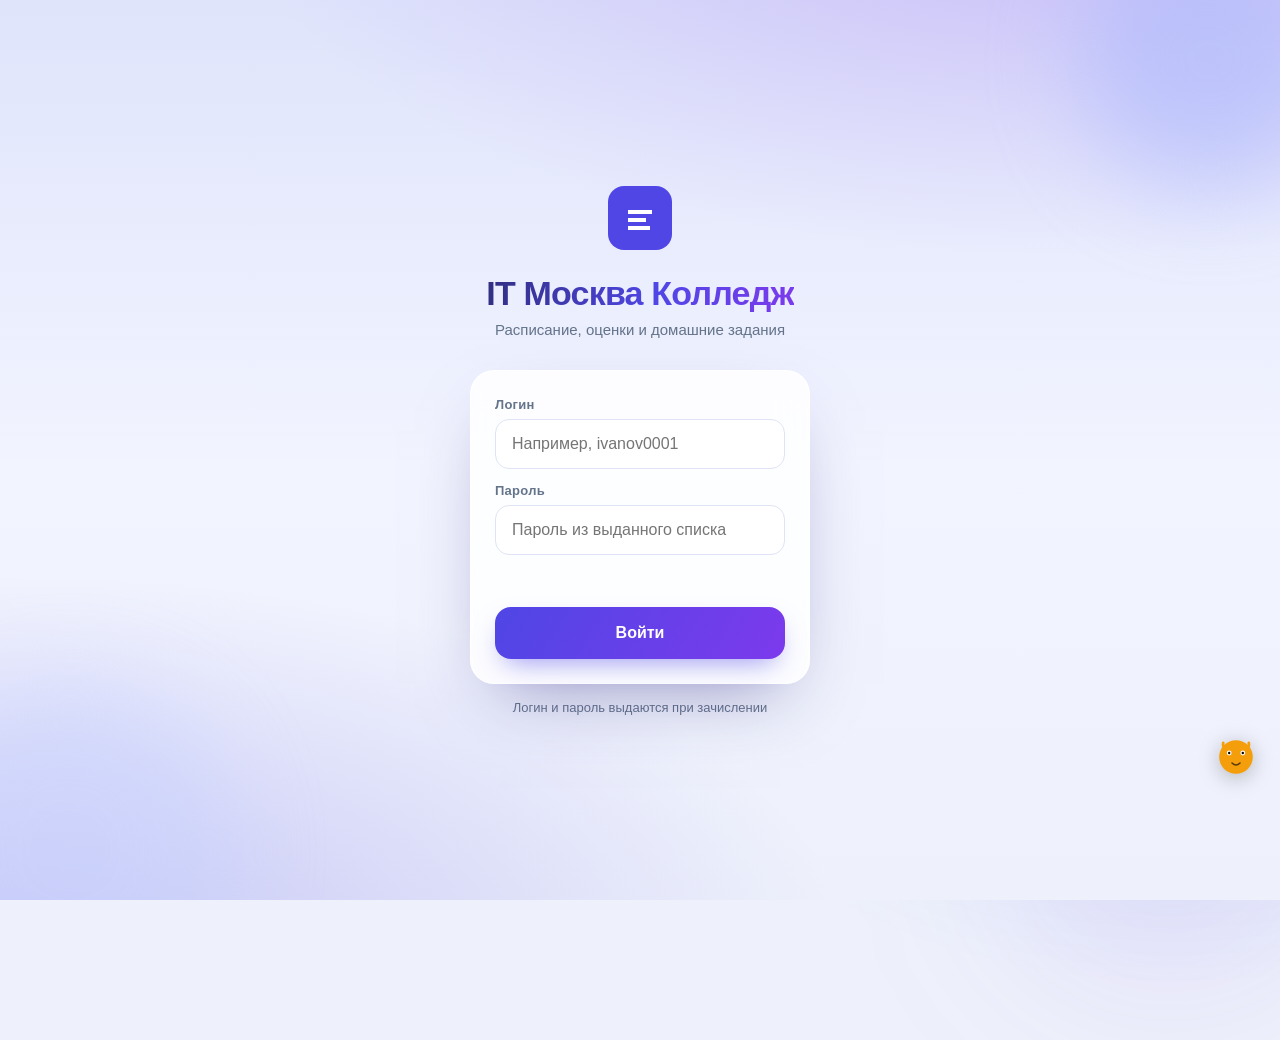
<file: index.html>
<!DOCTYPE html>
<html lang="ru">
<head>
  <meta charset="UTF-8">
  <meta name="viewport" content="width=device-width, initial-scale=1.0, maximum-scale=1.0, user-scalable=no, viewport-fit=cover">
  <meta name="apple-mobile-web-app-capable" content="yes">
  <meta name="apple-mobile-web-app-status-bar-style" content="black-translucent">
  <meta name="apple-mobile-web-app-title" content="IT Москва Колледж">
  <meta name="theme-color" content="#4f46e5">
  <title>IT Москва Колледж</title>
  <link rel="manifest" href="manifest.json">
  <link rel="icon" type="image/png" href="icons/icon-192.png">
  <link rel="apple-touch-icon" sizes="180x180" href="icons/apple-touch-icon-180.png">
  <link rel="apple-touch-icon" sizes="167x167" href="icons/apple-touch-icon-167.png">
  <link rel="apple-touch-icon" sizes="152x152" href="icons/apple-touch-icon-152.png">
  <link rel="apple-touch-icon" sizes="120x120" href="icons/apple-touch-icon-120.png">
  <link rel="stylesheet" href="css/style.min.css?v=21">
</head>
<body>

  <div id="ptr" class="ptr"></div>

  <!-- ЭКРАН ВХОДА -->
  <div id="screen-login" class="screen active">
    <div class="login-container">
      <div class="login-logo">
        <div class="logo-icon">
          <svg width="64" height="64" viewBox="0 0 64 64" fill="none">
            <rect width="64" height="64" rx="16" fill="#4f46e5"/>
            <path d="M20 24h24v4H20zM20 32h18v4H20zM20 40h22v4H20z" fill="white"/>
          </svg>
        </div>
        <h1>IT Москва Колледж</h1>
        <p class="login-subtitle">Расписание, оценки и домашние задания</p>
      </div>
      <form id="login-form" class="login-form" onsubmit="return Auth.submitLogin(event)">
        <div class="login-field">
          <label for="login-username">Логин</label>
          <input type="text" id="login-username" autocomplete="username" placeholder="Например, ivanov0001" required>
        </div>
        <div class="login-field">
          <label for="login-password">Пароль</label>
          <input type="password" id="login-password" autocomplete="current-password" placeholder="Пароль из выданного списка" required>
        </div>
        <div id="login-error" class="login-error"></div>
        <button type="submit" id="btn-login-submit" class="btn-login">
          <span>Войти</span>
        </button>
      </form>
      <div id="saved-accounts"></div>
      <p class="login-hint">Логин и пароль выдаются при зачислении</p>
    </div>
  </div>

  <!-- ЭКРАН РАСПИСАНИЯ -->
  <div id="screen-schedule" class="screen">
    <header class="screen-header">
      <div class="header-row">
        <div class="header-title-wrap">
          <h2>Расписание</h2>
          <div class="header-stream" id="stream-badge">
            <span class="stream-dot"></span>
            <span id="stream-text">Бета · Второй поток</span>
          </div>
        </div>
        <button class="icon-btn" id="btn-search" onclick="App.showSearch()" title="Поиск (Ctrl+K)">
          <svg width="22" height="22" viewBox="0 0 24 24" fill="none" stroke="currentColor" stroke-width="2">
            <circle cx="11" cy="11" r="7"/>
            <path d="M21 21l-4.35-4.35"/>
          </svg>
        </button>
        <button class="icon-btn" id="btn-today" onclick="App.navigateTo('today')" title="Мой день">
          <svg width="22" height="22" viewBox="0 0 24 24" fill="none" stroke="currentColor" stroke-width="2">
            <path d="M3 9l9-7 9 7v11a2 2 0 01-2 2H5a2 2 0 01-2-2z"/>
            <path d="M9 22V12h6v10"/>
          </svg>
        </button>
        <button class="icon-btn" id="btn-copy-schedule" onclick="App.copySchedule()" title="Скопировать расписание">
          <svg width="22" height="22" viewBox="0 0 24 24" fill="none" stroke="currentColor" stroke-width="2">
            <rect x="9" y="9" width="13" height="13" rx="2"/>
            <path d="M5 15H4a2 2 0 01-2-2V4a2 2 0 012-2h9a2 2 0 012 2v1"/>
          </svg>
        </button>
        <button class="icon-btn" id="btn-toggle-bells" onclick="App.toggleBells()" title="Расписание звонков">
          <svg width="22" height="22" viewBox="0 0 24 24" fill="none" stroke="currentColor" stroke-width="2">
            <path d="M18 8A6 6 0 006 8c0 7-3 9-3 9h18s-3-2-3-9M13.73 21a2 2 0 01-3.46 0"/>
          </svg>
        </button>
        <button class="icon-btn" id="btn-export-calendar" onclick="App.exportCalendar()" title="Экспорт в календарь">
          <svg width="22" height="22" viewBox="0 0 24 24" fill="none" stroke="currentColor" stroke-width="2">
            <rect x="3" y="4" width="18" height="18" rx="2"/>
            <path d="M16 2v4M8 2v4M3 10h18M8 14h.01M12 14h.01M16 14h.01M8 18h.01M12 18h.01M16 18h.01"/>
          </svg>
        </button>
        <button class="icon-btn" onclick="App.exportScheduleCsv()" title="Скачать расписание (CSV)">
          <svg width="22" height="22" viewBox="0 0 24 24" fill="none" stroke="currentColor" stroke-width="2">
            <path d="M21 15v4a2 2 0 01-2 2H5a2 2 0 01-2-2v-4M7 10l5 5 5-5M12 15V3"/>
          </svg>
        </button>
        <button class="icon-btn" onclick="App.speakSchedule()" title="Озвучить расписание">
          <svg width="22" height="22" viewBox="0 0 24 24" fill="none" stroke="currentColor" stroke-width="2">
            <path d="M11 5L6 9H2v6h4l5 4V5zM15.54 8.46a5 5 0 010 7.07M19.07 4.93a10 10 0 010 14.14"/>
          </svg>
        </button>
      </div>
      <div class="header-date" id="current-date"></div>
    </header>

    <div id="bells-panel" class="bells-panel" style="display:none;"></div>

    <div id="next-lesson-banner" class="next-lesson-banner"></div>

    <div class="mode-segment">
      <button class="mode-segment-btn active" data-mode="week" onclick="App.setScheduleMode('week')">Неделя</button>
      <button class="mode-segment-btn" data-mode="session" onclick="App.setScheduleMode('session')">Сессия</button>
    </div>

    <div id="week-mode">
      <div class="schedule-nav">
        <button class="schedule-nav-btn" data-day="mon">ПН</button>
        <button class="schedule-nav-btn" data-day="tue">ВТ</button>
        <button class="schedule-nav-btn" data-day="wed">СР</button>
        <button class="schedule-nav-btn" data-day="thu">ЧТ</button>
        <button class="schedule-nav-btn" data-day="fri">ПТ</button>
        <button class="schedule-nav-btn" data-day="sat">СБ</button>
      </div>

      <div class="screen-content" id="schedule-content">
        <div class="lesson-card">
          <div class="lesson-pair">1 пара</div>
          <div class="lesson-time">
            <span class="time-start">08:30</span>
            <span class="time-separator">—</span>
            <span class="time-end">10:00</span>
          </div>
          <div class="lesson-info">
            <div class="lesson-subject">Математика</div>
            <div class="lesson-teacher">Иванова И.И.</div>
            <div class="lesson-room">Каб. 214</div>
          </div>
          <div class="lesson-type lesson-type--lection">Лекция</div>
          <div class="lesson-transition">переход в 09:13</div>
        </div>

        <div class="lesson-card">
          <div class="lesson-pair">2 пара</div>
          <div class="lesson-time">
            <span class="time-start">10:10</span>
            <span class="time-separator">—</span>
            <span class="time-end">11:40</span>
          </div>
          <div class="lesson-info">
            <div class="lesson-subject">Информатика</div>
            <div class="lesson-teacher">Петров П.П.</div>
            <div class="lesson-room">Каб. 312</div>
          </div>
          <div class="lesson-type lesson-type--practice">Практика</div>
          <div class="lesson-transition">переход в 10:53</div>
        </div>

        <div class="lesson-card">
          <div class="lesson-pair">3 пара</div>
          <div class="lesson-time">
            <span class="time-start">12:10</span>
            <span class="time-separator">—</span>
            <span class="time-end">13:40</span>
          </div>
          <div class="lesson-info">
            <div class="lesson-subject">Английский язык</div>
            <div class="lesson-teacher">Смирнова А.В.</div>
            <div class="lesson-room">Каб. 108</div>
          </div>
          <div class="lesson-type lesson-type--practice">Практика</div>
          <div class="lesson-transition">переход в 12:53</div>
        </div>
      </div>
    </div>

    <div id="session-mode" class="screen-content" style="display:none;">
      <div class="exam-session-card">
        <div class="exam-session-title" id="session-title">Зимняя сессия 2026/27</div>
        <div class="exam-session-count" id="session-count">5 экзаменов</div>
      </div>
      <div id="exam-list"></div>
      <div id="exam-extras"></div>
    </div>
  </div>

  <!-- ЭКРАН МОЙ ДЕНЬ -->
  <div id="screen-today" class="screen">
    <header class="screen-header">
      <div class="header-row">
        <div class="header-title-wrap">
          <h2>Мой день</h2>
          <div class="header-date" id="today-date"></div>
        </div>
        <button class="icon-btn" onclick="App.navigateTo('schedule')" title="Назад">
          <svg width="22" height="22" viewBox="0 0 24 24" fill="none" stroke="currentColor" stroke-width="2">
            <path d="M19 12H5M12 19l-7-7 7-7"/>
          </svg>
        </button>
      </div>
    </header>

    <div class="screen-content" id="today-content">
      <div class="skeleton-block today-skeleton"></div>
      <div class="skeleton-block today-skeleton"></div>
      <div class="skeleton-block today-skeleton"></div>
    </div>
  </div>

  <!-- ЭКРАН ПОРТФОЛИО -->
  <div id="screen-portfolio" class="screen">
    <header class="screen-header">
      <div class="header-row">
        <div class="header-title-wrap">
          <h2>Портфолио</h2>
          <div class="header-date">Практика · курсовой · достижения</div>
        </div>
        <button class="icon-btn" onclick="App.navigateTo('profile')" title="Назад">
          <svg width="22" height="22" viewBox="0 0 24 24" fill="none" stroke="currentColor" stroke-width="2">
            <path d="M19 12H5M12 19l-7-7 7-7"/>
          </svg>
        </button>
      </div>
    </header>

    <div class="screen-content">
      <button class="btn-secondary profile-action-btn" onclick="App.printPortfolio()">🖨 Печать портфолио</button>
      <div class="exam-session-card">
        <div class="exam-session-title">Практика</div>
        <div class="exam-session-count" id="portfolio-practice-count"></div>
      </div>
      <div id="portfolio-practice"></div>

      <div class="exam-session-card">
        <div class="exam-session-title">Курсовой проект</div>
      </div>
      <div id="portfolio-coursework"></div>

      <div class="exam-session-card">
        <div class="exam-session-title">Диплом</div>
      </div>
      <div id="portfolio-diploma"></div>

      <div class="exam-session-card">
        <div class="exam-session-title">Достижения и награды</div>
      </div>
      <div id="portfolio-achievements"></div>

      <div class="screen-title">Обращения в деканат</div>

      <div class="ticket-form">
        <label class="field-label">Тема обращения</label>
        <input class="text-field" id="ticket-topic" placeholder="Например: справка об обучении">
        <label class="field-label">Текст</label>
        <textarea class="text-field" id="ticket-text" placeholder="Опишите вопрос"></textarea>
        <button class="btn-secondary" onclick="App.createTicket()">Отправить обращение</button>
        <div class="ticket-status" id="ticket-status"></div>
      </div>

      <div id="tickets-list"></div>
    </div>
  </div>

  <!-- ЭКРАН УЧЕБНЫЕ МАТЕРИАЛЫ -->
  <div id="screen-materials" class="screen">
    <header class="screen-header">
      <div class="header-row">
        <div class="header-title-wrap">
          <h2>Учебные материалы</h2>
          <div class="header-date">Материалы и словарь терминов</div>
        </div>
        <button class="icon-btn" onclick="App.navigateTo('profile')" title="Назад">
          <svg width="22" height="22" viewBox="0 0 24 24" fill="none" stroke="currentColor" stroke-width="2">
            <path d="M19 12H5M12 19l-7-7 7-7"/>
          </svg>
        </button>
      </div>
    </header>
    <div class="screen-content" id="materials-content">
      <div class="empty-state"><p>Загрузка…</p></div>
    </div>
  </div>

  <!-- ЭКРАН ВНЕУЧЕБКА -->
  <div id="screen-extern" class="screen">
    <header class="screen-header">
      <div class="header-row">
        <div class="header-title-wrap">
          <h2>Внеучебка</h2>
          <div class="header-date">Кружки · находки · FAQ</div>
        </div>
        <button class="icon-btn" onclick="App.navigateTo('profile')" title="Назад">
          <svg width="22" height="22" viewBox="0 0 24 24" fill="none" stroke="currentColor" stroke-width="2">
            <path d="M19 12H5M12 19l-7-7 7-7"/>
          </svg>
        </button>
      </div>
    </header>
    <div class="screen-content" id="extern-content">
      <div class="empty-state"><p>Загрузка…</p></div>
    </div>
  </div>

  <!-- ЭКРАН ПОДГОТОВКА К СЕССИИ -->
  <div id="screen-prep" class="screen">
    <header class="screen-header">
      <div class="header-row">
        <div class="header-title-wrap">
          <h2>Подготовка к сессии</h2>
          <div class="header-date">Чек-лист и таймер фокуса</div>
        </div>
        <button class="icon-btn" onclick="App.navigateTo('schedule')" title="Назад">
          <svg width="22" height="22" viewBox="0 0 24 24" fill="none" stroke="currentColor" stroke-width="2">
            <path d="M19 12H5M12 19l-7-7 7-7"/>
          </svg>
        </button>
      </div>
    </header>
    <div class="screen-content" id="prep-content">
      <div class="empty-state"><p>Загрузка…</p></div>
    </div>
  </div>

  <!-- ЭКРАН ПРЕПОДАВАТЕЛЯ -->
  <div id="screen-teacher" class="screen">
    <header class="screen-header">
      <div class="header-row">
        <div class="header-title-wrap">
          <h2>Преподаватель</h2>
          <div class="header-date" id="teacher-group"></div>
        </div>
        <button class="icon-btn" onclick="App.navigateTo('profile')" title="Назад">
          <svg width="22" height="22" viewBox="0 0 24 24" fill="none" stroke="currentColor" stroke-width="2">
            <path d="M19 12H5M12 19l-7-7 7-7"/>
          </svg>
        </button>
      </div>
    </header>
    <div class="screen-content" id="teacher-content">
      <div class="empty-state"><p>Загрузка…</p></div>
    </div>
  </div>

  <!-- ЭКРАН КУРАТОРА -->
  <div id="screen-curator" class="screen">
    <header class="screen-header">
      <div class="header-row">
        <div class="header-title-wrap">
          <h2>Куратор</h2>
          <div class="header-date" id="curator-group"></div>
        </div>
        <button class="icon-btn" onclick="App.navigateTo('profile')" title="Назад">
          <svg width="22" height="22" viewBox="0 0 24 24" fill="none" stroke="currentColor" stroke-width="2">
            <path d="M19 12H5M12 19l-7-7 7-7"/>
          </svg>
        </button>
      </div>
    </header>
    <div class="screen-content" id="curator-content">
      <div class="empty-state"><p>Загрузка…</p></div>
    </div>
  </div>

  <!-- ЭКРАН ЗАМЕН -->
  <div id="screen-replacements" class="screen">
    <header class="screen-header">
      <div class="header-row">
        <div class="header-title-wrap">
          <h2>Замены</h2>
          <div class="header-date" id="replacements-date"></div>
        </div>
      </div>
    </header>
    <div class="screen-content" id="replacements-content"></div>
  </div>

  <!-- ЭКРАН НОВОСТЕЙ -->
  <div id="screen-news" class="screen">
    <header class="screen-header">
      <div class="header-row">
        <div class="header-title-wrap">
          <h2>Новости</h2>
        </div>
      </div>
    </header>
    <div class="screen-content" id="news-content">
      <div class="empty-state"><p>Загрузка…</p></div>
    </div>
  </div>

  <!-- ЭКРАН ОЦЕНОК -->
  <div id="screen-grades" class="screen">
    <header class="screen-header">
      <h2>Оценки</h2>
      <div class="header-period">
        <span style="margin-right:6px">Триместр 1</span>
        <button class="icon-btn" onclick="App.exportGrades()" title="Скачать оценки (CSV)" style="vertical-align:middle">⬇</button>
      </div>
    </header>

    <div class="screen-content">
      <div class="grades-summary">
        <div class="grade-stat">
          <div class="grade-stat-value" id="avg-grade">4.2</div>
          <div class="grade-stat-label">Средний балл</div>
        </div>
        <div class="grade-stat">
          <div class="grade-stat-value" id="total-marks">47</div>
          <div class="grade-stat-label">Всего оценок</div>
        </div>
      </div>

      <div id="grade-rank-banner"></div>

      <div id="target-calc"></div>

      <div class="grades-chart-card">
        <div class="grades-chart-title">Успеваемость по предметам</div>
        <div id="grades-chart"></div>
      </div>

      <div class="grades-list" id="grades-list">
        <div class="grade-item">
          <div class="grade-subject">Математика</div>
          <div class="grade-marks">
            <span class="mark mark-5">5</span>
            <span class="mark mark-5">5</span>
            <span class="mark mark-4">4</span>
            <span class="mark mark-5">5</span>
            <span class="mark mark-4">4</span>
            <span class="mark mark-5">5</span>
          </div>
          <div class="grade-avg">4.8</div>
        </div>

        <div class="grade-item">
          <div class="grade-subject">Информатика</div>
          <div class="grade-marks">
            <span class="mark mark-5">5</span>
            <span class="mark mark-5">5</span>
            <span class="mark mark-5">5</span>
            <span class="mark mark-4">4</span>
            <span class="mark mark-5">5</span>
          </div>
          <div class="grade-avg">4.8</div>
        </div>

        <div class="grade-item">
          <div class="grade-subject">Английский язык</div>
          <div class="grade-marks">
            <span class="mark mark-4">4</span>
            <span class="mark mark-3">3</span>
            <span class="mark mark-4">4</span>
            <span class="mark mark-5">5</span>
            <span class="mark mark-4">4</span>
          </div>
          <div class="grade-avg">4.0</div>
        </div>

        <div class="grade-item">
          <div class="grade-subject">Русский язык</div>
          <div class="grade-marks">
            <span class="mark mark-4">4</span>
            <span class="mark mark-4">4</span>
            <span class="mark mark-3">3</span>
            <span class="mark mark-4">4</span>
          </div>
          <div class="grade-avg">3.8</div>
        </div>

        <div class="grade-item">
          <div class="grade-subject">Физика</div>
          <div class="grade-marks">
            <span class="mark mark-5">5</span>
            <span class="mark mark-4">4</span>
            <span class="mark mark-5">5</span>
            <span class="mark mark-4">4</span>
            <span class="mark mark-5">5</span>
            <span class="mark mark-5">5</span>
          </div>
          <div class="grade-avg">4.7</div>
        </div>
      </div>
    </div>
  </div>

  <!-- ЭКРАН ДОМАШНИХ -->
  <div id="screen-homework" class="screen">
    <header class="screen-header">
      <h2>Домашние задания</h2>
      <div class="header-count" id="hw-count">4 задания</div>
    </header>

    <div class="screen-content" id="homework-content">
      <div class="homework-card homework-card--urgent">
        <div class="hw-badge">Завтра</div>
        <div class="hw-subject">Математика</div>
        <div class="hw-task">Решить задачи №12-18 стр. 45</div>
        <div class="hw-deadline">11 сентября, 08:30</div>
      </div>

      <div class="homework-card homework-card--soon">
        <div class="hw-badge">Через 2 дня</div>
        <div class="hw-subject">Информатика</div>
        <div class="hw-task">Написать программу на Python</div>
        <div class="hw-deadline">12 сентября, 09:25</div>
      </div>

      <div class="homework-card">
        <div class="hw-badge">Через 3 дня</div>
        <div class="hw-subject">Английский язык</div>
        <div class="hw-task">Выучить слова Unit 5, подготовить презентацию</div>
        <div class="hw-deadline">13 сентября, 10:20</div>
      </div>

      <div class="homework-card">
        <div class="hw-badge">Через 5 дней</div>
        <div class="hw-subject">Физика</div>
        <div class="hw-task">Лабораторная работа №3, отчёт</div>
        <div class="hw-deadline">15 сентября, 11:15</div>
      </div>
    </div>
  </div>

  <!-- ЭКРАН ПОСЕЩАЕМОСТИ -->
  <div id="screen-attendance" class="screen">
    <header class="screen-header">
      <div class="header-row">
        <div class="header-title-wrap">
          <h2>Посещаемость</h2>
          <div class="header-stream">
            <span class="stream-dot"></span>
            <span id="attendance-group"></span>
          </div>
        </div>
        <button class="icon-btn" onclick="App.navigateTo('profile')" title="Назад">
          <svg width="22" height="22" viewBox="0 0 24 24" fill="none" stroke="currentColor" stroke-width="2">
            <path d="M19 12H5M12 19l-7-7 7-7"/>
          </svg>
        </button>
      </div>
    </header>
    <div class="screen-content" id="attendance-content">
      <div class="empty-state"><p>Загрузка…</p></div>
    </div>
  </div>

  <!-- ЭКРАН ПРОФИЛЯ -->
  <div id="screen-profile" class="screen">
    <header class="screen-header">
      <h2>Профиль</h2>
    </header>

    <div class="screen-content">
      <div class="profile-card">
        <div class="profile-avatar" id="profile-avatar">ИП</div>
        <div class="profile-name" id="profile-name">Иванов Петр</div>
        <div class="profile-class" id="profile-class">2 курс</div>
      </div>

      <div class="profile-info">
        <div class="info-row">
          <span class="info-label">Колледж</span>
          <span class="info-value" id="info-school">ГБПОУ ИТ Москвы</span>
        </div>
        <div class="info-row">
          <span class="info-label">Специальность</span>
          <span class="info-value" id="info-speciality">—</span>
        </div>
        <div class="info-row">
          <span class="info-label">Группа</span>
          <span class="info-value" id="info-group">ИС-21</span>
        </div>
        <div class="info-row">
          <span class="info-label">Форма обучения</span>
          <span class="info-value" id="info-forma">Бюджет</span>
        </div>
        <div class="info-row">
          <span class="info-label">Корпус</span>
          <span class="info-value" id="info-address">—</span>
        </div>
        <div class="info-row">
          <span class="info-label">Куратор группы</span>
          <span class="info-value" id="info-teacher">—</span>
        </div>
        <div class="info-row">
          <span class="info-label">Телефон куратора</span>
          <span class="info-value"><a href="tel:" id="info-teacher-phone" style="color:var(--primary);text-decoration:none;">—</a></span>
        </div>
      </div>

      <div class="profile-stats">
        <div class="stat-card">
          <div class="stat-value" id="stat-attendance">94%</div>
          <div class="stat-label">Посещаемость</div>
        </div>
        <div class="stat-card">
          <div class="stat-value" id="stat-homework">87%</div>
          <div class="stat-label">Домашки сданы</div>
        </div>
      </div>

      <div class="achievements-card">
        <div class="achievements-title">Достижения</div>
        <div class="achievements-row">
          <div class="achievement-item">
            <div class="achievement-value" id="ach-avg">4.2</div>
            <div class="achievement-label">Средний балл</div>
          </div>
          <div class="achievement-item">
            <div class="achievement-value" id="ach-scholarship">—</div>
            <div class="achievement-label">Стипендия</div>
          </div>
          <div class="achievement-item">
            <div class="achievement-value" id="ach-rating">—</div>
            <div class="achievement-label">Место в группе</div>
          </div>
        </div>
        <div class="achievement-badge" id="ach-badge"></div>
      </div>

      <div class="profile-actions">
        <button class="quick-item" onclick="App.showStudentCard()">
          <span class="quick-icon qc-indigo">
            <svg width="20" height="20" viewBox="0 0 24 24" fill="none" stroke="currentColor" stroke-width="2" stroke-linecap="round" stroke-linejoin="round">
              <rect x="3" y="3" width="18" height="18" rx="3"/>
              <path d="M3 9h18M9 21V9"/>
            </svg>
          </span>
          <span class="quick-label">Электронный студенческий</span>
        </button>
        <button class="quick-item" onclick="App.shareProgress()">
          <span class="quick-icon qc-emerald">
            <svg width="20" height="20" viewBox="0 0 24 24" fill="none" stroke="currentColor" stroke-width="2" stroke-linecap="round" stroke-linejoin="round">
              <circle cx="18" cy="5" r="3"/><circle cx="6" cy="12" r="3"/><circle cx="18" cy="19" r="3"/>
              <line x1="8.59" y1="13.51" x2="15.42" y2="17.49"/>
              <line x1="15.41" y1="6.51" x2="8.59" y2="10.49"/>
            </svg>
          </span>
          <span class="quick-label">Поделиться успехами</span>
        </button>
        <button class="quick-item" onclick="App.toggleLogins()">
          <span class="quick-icon qc-slate">
            <svg width="20" height="20" viewBox="0 0 24 24" fill="none" stroke="currentColor" stroke-width="2" stroke-linecap="round" stroke-linejoin="round">
              <path d="M12 21s-7-4.35-9-8.5C1.5 9 3.5 5 7.5 5 9.3 5 11 6.1 12 7.5 13 6.1 14.7 5 16.5 5c4 0 6 4 4.5 7.5C19 16.65 12 21 12 21z"/>
            </svg>
          </span>
          <span class="quick-label">История входов</span>
        </button>
        <button class="quick-item" onclick="App.navigateTo('attendance')">
          <span class="quick-icon qc-emerald">
            <svg width="20" height="20" viewBox="0 0 24 24" fill="none" stroke="currentColor" stroke-width="2" stroke-linecap="round" stroke-linejoin="round">
              <path d="M9 11l3 3L22 4M21 12v7a2 2 0 01-2 2H5a2 2 0 01-2-2V5a2 2 0 012-2h11"/>
            </svg>
          </span>
          <span class="quick-label">Посещаемость</span>
        </button>
        <button class="quick-item" onclick="App.navigateTo('portfolio')">
          <span class="quick-icon qc-violet">
            <svg width="20" height="20" viewBox="0 0 24 24" fill="none" stroke="currentColor" stroke-width="2" stroke-linecap="round" stroke-linejoin="round">
              <rect x="2" y="7" width="20" height="14" rx="2"/>
              <path d="M16 7V5a2 2 0 00-2-2h-4a2 2 0 00-2 2v2M8 12h.01M12 12h.01M16 12h.01M8 16h.01M12 16h.01M16 16h.01"/>
            </svg>
          </span>
          <span class="quick-label">Портфолио и практика</span>
        </button>
        <button class="quick-item" onclick="App.navigateTo('today')">
          <span class="quick-icon qc-sky">
            <svg width="20" height="20" viewBox="0 0 24 24" fill="none" stroke="currentColor" stroke-width="2" stroke-linecap="round" stroke-linejoin="round">
              <path d="M3 9l9-7 9 7v11a2 2 0 01-2 2H5a2 2 0 01-2-2z"/>
              <path d="M9 22V12h6v10"/>
            </svg>
          </span>
          <span class="quick-label">Мой день</span>
        </button>
        <button class="quick-item" onclick="App.navigateTo('materials')">
          <span class="quick-icon qc-amber">
            <svg width="20" height="20" viewBox="0 0 24 24" fill="none" stroke="currentColor" stroke-width="2" stroke-linecap="round" stroke-linejoin="round">
              <path d="M4 19.5A2.5 2.5 0 016.5 17H20M4 19.5A2.5 2.5 0 006.5 22H20V2H6.5A2.5 2.5 0 004 4.5v15z"/>
            </svg>
          </span>
          <span class="quick-label">Учебные материалы</span>
        </button>
        <button class="quick-item" onclick="App.navigateTo('extern')">
          <span class="quick-icon qc-rose">
            <svg width="20" height="20" viewBox="0 0 24 24" fill="none" stroke="currentColor" stroke-width="2" stroke-linecap="round" stroke-linejoin="round">
              <circle cx="12" cy="12" r="10"/>
              <path d="M8 14s1.5 2 4 2 4-2 4-2"/>
              <line x1="9" y1="9" x2="9.01" y2="9"/>
              <line x1="15" y1="9" x2="15.01" y2="9"/>
            </svg>
          </span>
          <span class="quick-label">Внеучебка</span>
        </button>
        <button class="quick-item" onclick="App.navigateTo('prep')">
          <span class="quick-icon qc-purple">
            <svg width="20" height="20" viewBox="0 0 24 24" fill="none" stroke="currentColor" stroke-width="2" stroke-linecap="round" stroke-linejoin="round">
              <circle cx="12" cy="13" r="8"/>
              <path d="M12 9v4l2 2M9 2h6"/>
            </svg>
          </span>
          <span class="quick-label">Подготовка к сессии</span>
        </button>
        <button class="quick-item" onclick="App.showSpravka()">
          <span class="quick-icon qc-teal">
            <svg width="20" height="20" viewBox="0 0 24 24" fill="none" stroke="currentColor" stroke-width="2" stroke-linecap="round" stroke-linejoin="round">
              <path d="M14 2H6a2 2 0 00-2 2v16a2 2 0 002 2h12a2 2 0 002-2V8z"/>
              <path d="M14 2v6h6M16 13H8M16 17H8M10 9H8"/>
            </svg>
          </span>
          <span class="quick-label">Справка об обучении</span>
        </button>
        <button class="quick-item" onclick="App.showReport()">
          <span class="quick-icon qc-orange">
            <svg width="20" height="20" viewBox="0 0 24 24" fill="none" stroke="currentColor" stroke-width="2" stroke-linecap="round" stroke-linejoin="round">
              <path d="M14 2H6a2 2 0 00-2 2v16a2 2 0 002 2h12a2 2 0 002-2V8z"/>
              <path d="M14 2v6h6M16 13H8M16 17H8M10 9H8"/>
              <path d="M12 15v0"/>
            </svg>
          </span>
          <span class="quick-label">Отчёт об успеваемости</span>
        </button>
        <button class="btn-secondary profile-action-btn" style="display:none" id="btn-teacher-panel" onclick="App.navigateTo('teacher')">
          Отметка посещаемости
        </button>
        <button class="btn-secondary profile-action-btn" style="display:none" id="btn-curator-panel" onclick="App.navigateTo('curator')">
          Дашборд группы
        </button>
      </div>

      <div class="settings-card" id="logins-block" style="display:none">
        <div class="settings-title">Мои входы</div>
        <div id="logins-list"></div>
      </div>

  <div class="settings-card">
    <div class="settings-title">Настройки</div>

    <div class="setting-row">
      <span class="setting-label">Тема оформления</span>
      <button class="push-toggle" id="btn-theme" onclick="App.cycleTheme()">
        <span id="theme-text">Светлая</span>
      </button>
    </div>

    <div class="setting-row">
      <span class="setting-label">Акцентный цвет</span>
      <div class="accent-picker" id="accent-picker">
        <button class="accent-swatch" data-accent="indigo" style="background:#4f46e5" title="Индиго"></button>
        <button class="accent-swatch" data-accent="blue" style="background:#2563eb" title="Электрик-синий"></button>
        <button class="accent-swatch" data-accent="emerald" style="background:#10b981" title="Изумруд"></button>
        <button class="accent-swatch" data-accent="amber" style="background:#f59e0b" title="Янтарный"></button>
        <button class="accent-swatch" data-accent="rose" style="background:#f43f5e" title="Розовый"></button>
        <button class="accent-swatch" data-accent="violet" style="background:#7c3aed" title="Фиолетовый"></button>
      </div>
    </div>

    <div class="setting-row">
      <span class="setting-label">Пин-код при открытии</span>
      <button class="push-toggle" id="btn-pin" onclick="App.togglePinLock()">
        <span id="pin-text">Выключить</span>
      </button>
    </div>

    <div class="setting-row" id="install-row" style="display:none;">
      <span class="setting-label">Установить приложение</span>
      <button class="push-toggle" id="btn-install" onclick="App.installApp()">
        <span>Установить</span>
      </button>
    </div>

    <div class="setting-row">
      <span class="setting-label">Напоминания о парах</span>
      <button class="push-toggle" id="btn-push" onclick="App.togglePush()">
        <span id="push-text">Включить</span>
      </button>
    </div>
    <div class="setting-row" style="margin-top:6px">
      <span class="setting-label" style="opacity:.6;font-weight:700">Типы уведомлений</span>
      <span></span>
    </div>
    <div class="setting-row">
      <span class="setting-label">Замены на сегодня</span>
      <button class="push-toggle" id="btn-nt-repl" onclick="App.toggleNotif('mesh_nt_repl')">
        <span>Выкл</span>
      </button>
    </div>
    <div class="setting-row">
      <span class="setting-label">Новые оценки</span>
      <button class="push-toggle" id="btn-nt-grade" onclick="App.toggleNotif('mesh_nt_grade')">
        <span>Выкл</span>
      </button>
    </div>
    <div class="setting-row">
      <span class="setting-label">Дедлайны ДЗ</span>
      <button class="push-toggle" id="btn-nt-hw" onclick="App.toggleNotif('mesh_nt_hw')">
        <span>Выкл</span>
      </button>
    </div>
    <div class="setting-row">
      <span class="setting-label">Мои долги</span>
      <button class="push-toggle" id="btn-nt-debts" onclick="App.toggleNotif('mesh_nt_debts')">
        <span>Выкл</span>
      </button>
    </div>

    <div class="setting-row">
      <span class="setting-label">Сменить пароль</span>
      <button class="push-toggle" onclick="App.showPasswordModal()">
        <span>Изменить</span>
      </button>
    </div>
  </div>

  <button class="btn-secondary" onclick="Auth.logout()">
        <svg width="18" height="18" viewBox="0 0 24 24" fill="none" stroke="currentColor" stroke-width="2">
          <path d="M9 21H5a2 2 0 01-2-2V5a2 2 0 012-2h4M16 17l5-5-5-5M21 12H9"/>
        </svg>
        Выйти из аккаунта
      </button>
    </div>
  </div>

  <!-- СТУДЕНЧЕСКИЙ (МОДАЛКА) -->
  <div id="student-card-modal" class="modal-overlay" style="display:none;" onclick="if(event.target===this)App.closeStudentCard()">
    <div class="student-card">
      <div class="student-card-head">
        <div class="student-card-college">ГБПОУ ИТ Москвы</div>
        <div class="student-card-title" id="sc-name">—</div>
        <div class="student-card-meta" id="sc-group">—</div>
        <div class="student-card-meta" id="sc-speciality">—</div>
      </div>
      <div class="student-card-qr" id="sc-qr"></div>
      <div class="student-card-hint">Покажите этот код при входе в колледж</div>
      <button class="btn-secondary modal-close" onclick="App.closeStudentCard()">Закрыть</button>
    </div>
  </div>

  <!-- ОНБОРДИНГ -->
  <div id="onboarding" class="onboarding" style="display:none;">
    <div class="onboarding-card">
      <h2 id="ob-title">Добро пожаловать!</h2>
      <p id="ob-text">Здесь расписание, оценки, замены и новости колледжа.</p>
      <div class="onboarding-dots">
        <span class="ob-dot active" data-ob="0"></span>
        <span class="ob-dot" data-ob="1"></span>
        <span class="ob-dot" data-ob="2"></span>
        <span class="ob-dot" data-ob="3"></span>
      </div>
      <button class="btn-secondary" id="ob-next" onclick="App.nextOnboarding()">Дальше</button>
    </div>
  </div>

  <!-- ПИН-КОД -->
  <div id="pin-overlay" class="onboarding" style="display:none;">
    <div class="onboarding-card pin-card">
      <h2>Введите пин-код</h2>
      <div class="pin-inputs" id="pin-inputs"></div>
      <p class="pin-error" id="pin-error"></p>
      <div class="pin-pad" id="pin-pad"></div>
    </div>
  </div>

  <!-- СМЕНА ПАРОЛЯ -->
  <div id="password-modal" class="modal-overlay" style="display:none;" onclick="if(event.target===this)App.closeModal(this)">
    <div class="modal-card">
      <h2>Смена пароля</h2>
      <label class="field-label">Текущий пароль</label>
      <input class="text-field" type="password" id="pw-current" autocomplete="current-password" placeholder="Текущий пароль">
      <label class="field-label">Новый пароль</label>
      <input class="text-field" type="password" id="pw-new" autocomplete="new-password" placeholder="Не менее 4 символов">
      <label class="field-label">Повторите новый пароль</label>
      <input class="text-field" type="password" id="pw-confirm" autocomplete="new-password" placeholder="Повторите новый пароль">
      <div class="ticket-status" id="pw-status"></div>
      <button class="btn-secondary profile-action-btn" onclick="App.submitPasswordChange()">Сохранить</button>
      <button class="btn-secondary modal-close" onclick="App.closeModal(document.getElementById('password-modal'))">Отмена</button>
    </div>
  </div>

  <!-- СПРАВКА / ОТЧЁТ -->
  <div id="spravka-modal" class="modal-overlay" style="display:none;" onclick="if(event.target===this)App.closeModal(this)">
    <div class="modal-card spravka-card">
      <h2 id="spravka-title">Справка об обучении</h2>
      <div id="spravka-body" class="spravka-body"></div>
      <button class="btn-secondary profile-action-btn" onclick="App.printSpravka()">Печать</button>
      <button class="btn-secondary profile-action-btn" id="btn-share-report" style="display:none" onclick="App.shareReport()">🖇 Поделиться с родителями</button>
      <button class="btn-secondary modal-close" onclick="App.closeModal(document.getElementById('spravka-modal'))">Закрыть</button>
    </div>
  </div>

  <div id="print-area" class="print-area"></div>

  <!-- ПОИСК (CTRL+K) -->
  <div id="search-overlay" class="search-overlay" style="display:none;" onclick="if(event.target===this)App.hideSearch()">
    <div class="search-panel">
      <div class="search-input-row">
        <input id="search-input" class="text-field" placeholder="Поиск: предмет, новость, термин, раздел…">
        <button class="icon-btn" onclick="App.hideSearch()" title="Закрыть (Esc)">✕</button>
      </div>
      <div id="search-results" class="search-results"></div>
    </div>
  </div>

  <!-- ЧАТБОТ СОВА -->
  <div id="sova-widget" class="sova-widget">
    <button id="sova-fab" class="sova-fab" onclick="App.toggleSova()" title="Спросить Сову">
      <img src="data:image/svg+xml;utf8,<svg xmlns='http://www.w3.org/2000/svg' width='40' height='40' viewBox='0 0 100 100'><circle cx='50' cy='55' r='42' fill='%23f59e0b'/><circle cx='33' cy='45' r='6' fill='white'/><circle cx='67' cy='45' r='6' fill='white'/><circle cx='33' cy='45' r='3' fill='black'/><circle cx='67' cy='45' r='3' fill='black'/><path d='M40 70q10 10 20 0' stroke='%235b3b0a' stroke-width='4' fill='none' stroke-linecap='round'/><path d='M18 20q-2 12 6 16M82 20q2 12-6 16' stroke='%23f59e0b' stroke-width='7' fill='none' stroke-linecap='round'/></svg>" alt="Сова">
    </button>
    <div id="sova-panel" class="sova-panel" style="display:none;">
      <div class="sova-head"><span>Сова · я помогу</span><button class="icon-btn sova-close" onclick="App.toggleSova()">✕</button></div>
      <div id="sova-messages" class="sova-messages">
        <div class="sova-msg">Угу! Спрашивай: «мои оценки», «что завтра», «мои долги», «контакты», «кружки».</div>
      </div>
      <div class="sova-input-row">
        <input id="sova-input" class="text-field" placeholder="Напиши вопрос…" onkeydown="if(event.key==='Enter'){App.sovaAsk()}">
        <button class="icon-btn sova-mic" id="sova-mic" onclick="App.toggleSovaMic()" title="Голосовой вопрос">🎤</button>
        <button class="btn-primary chat-send" onclick="App.sovaAsk()">➤</button>
      </div>
    </div>
  </div>

  <!-- ОФФЛАЙН-БАННЕР -->
  <div id="offline-banner" class="offline-banner" style="display:none;">
    <svg width="18" height="18" viewBox="0 0 24 24" fill="none" stroke="currentColor" stroke-width="2">
      <path d="M1 1l22 22M16.72 11.06A10.94 10.94 0 0119 12.55M5 12.55a10.94 10.94 0 015.17-2.39M10.71 5.05A16 16 0 0122.58 9M1.42 9a15.91 15.91 0 014.7-2.88M8.53 16.11a6 6 0 016.95 0M12 20h.01"/>
    </svg>
    <span>Нет соединения — показано сохранённое расписание</span>
    <span id="offline-pending" class="offline-pending" style="display:none;"></span>
  </div>

  <!-- НИЖНАЯ НАВИГАЦИЯ -->
  <nav class="bottom-nav" id="bottom-nav" style="display:none;">
    <div class="nav-indicator" id="nav-indicator"></div>
    <button class="nav-item active" data-screen="schedule" onclick="App.navigateTo('schedule')">
      <svg width="24" height="24" viewBox="0 0 24 24" fill="none" stroke="currentColor" stroke-width="2">
        <rect x="3" y="4" width="18" height="18" rx="2"/>
        <path d="M16 2v4M8 2v4M3 10h18"/>
      </svg>
      <span>Расписание</span>
    </button>
    <button class="nav-item" data-screen="replacements" onclick="App.navigateTo('replacements')">
      <svg width="24" height="24" viewBox="0 0 24 24" fill="none" stroke="currentColor" stroke-width="2">
        <path d="M16 3h5v5M8 3H3v5M21 3l-7 7M3 21l7-7M16 21h5v-5"/>
      </svg>
      <span>Замены</span>
    </button>
    <button class="nav-item" data-screen="news" onclick="App.navigateTo('news')">
      <svg width="24" height="24" viewBox="0 0 24 24" fill="none" stroke="currentColor" stroke-width="2">
        <path d="M22 6a2 2 0 01-2 2H4a2 2 0 01-2-2V4a2 2 0 012-2h16a2 2 0 012 2zM2 6v14a2 2 0 002 2h16a2 2 0 002-2V6M2 10h20"/>
      </svg>
      <span class="nav-badge" id="news-badge" style="display:none"></span>
      <span>Новости</span>
    </button>
    <button class="nav-item" data-screen="grades" onclick="App.navigateTo('grades')">
      <svg width="24" height="24" viewBox="0 0 24 24" fill="none" stroke="currentColor" stroke-width="2">
        <path d="M12 2l3.09 6.26L22 9.27l-5 4.87 1.18 6.88L12 17.77l-6.18 3.25L7 14.14 2 9.27l6.91-1.01L12 2z"/>
      </svg>
      <span>Оценки</span>
    </button>
    <button class="nav-item" data-screen="homework" onclick="App.navigateTo('homework')">
      <svg width="24" height="24" viewBox="0 0 24 24" fill="none" stroke="currentColor" stroke-width="2">
        <path d="M14 2H6a2 2 0 00-2 2v16a2 2 0 002 2h12a2 2 0 002-2V8z"/>
        <path d="M14 2v6h6M16 13H8M16 17H8M10 9H8"/>
      </svg>
      <span>Домашки</span>
    </button>
    <button class="nav-item" data-screen="profile" onclick="App.navigateTo('profile')">
      <svg width="24" height="24" viewBox="0 0 24 24" fill="none" stroke="currentColor" stroke-width="2">
        <path d="M20 21v-2a4 4 0 00-4-4H8a4 4 0 00-4 4v2"/>
        <circle cx="12" cy="7" r="4"/>
      </svg>
      <span>Профиль</span>
    </button>
  </nav>

  <script src="js/api.js"></script>
  <script src="js/auth.js"></script>
  <script src="js/app.js"></script>
</body>
</html>
</file>
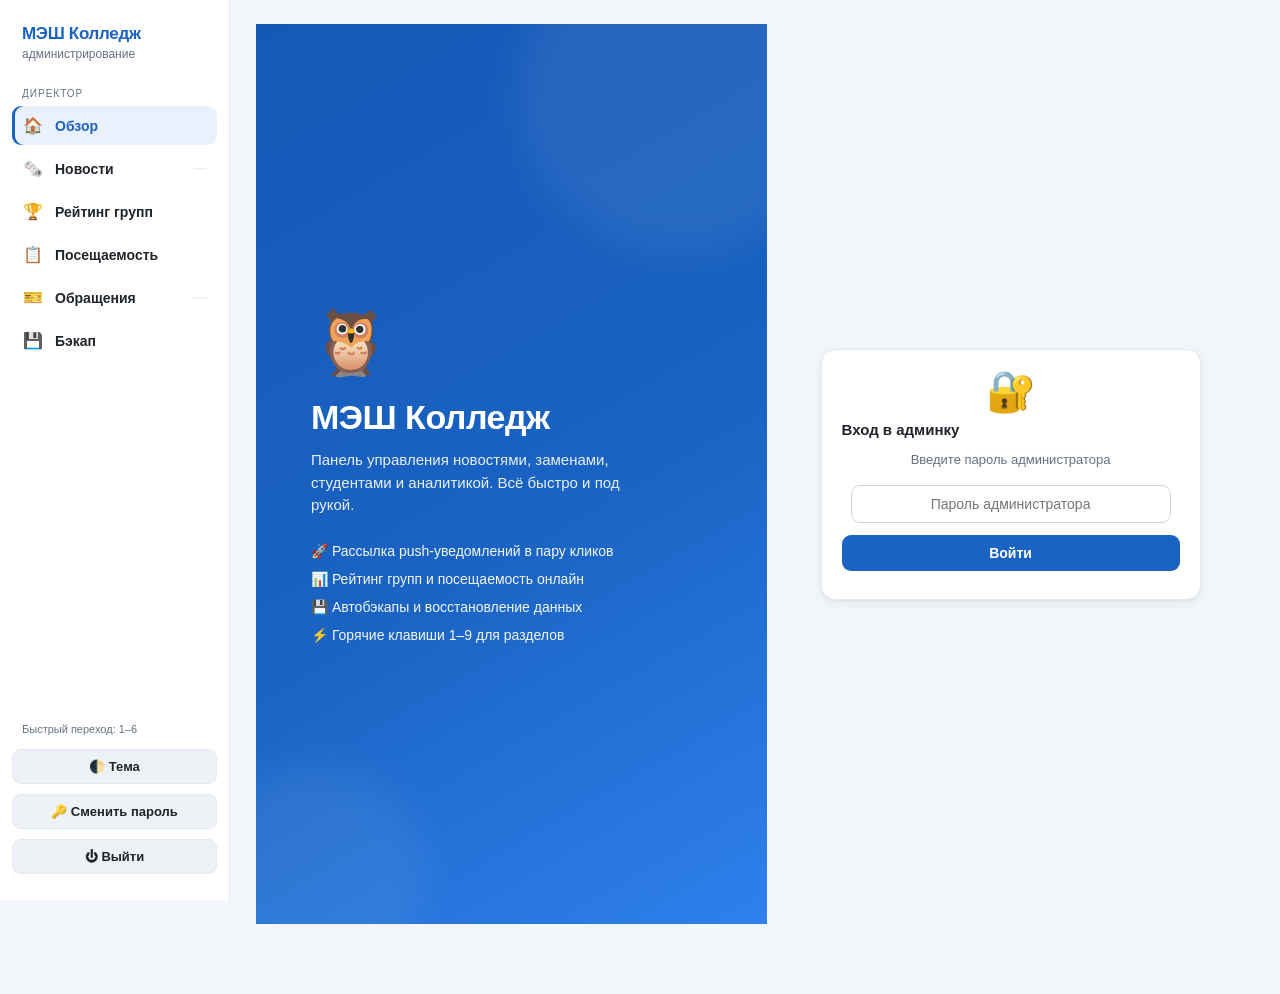
<file: admin.html>
<!DOCTYPE html>
<html lang="ru">
<head>
  <meta charset="UTF-8">
  <meta name="viewport" content="width=device-width, initial-scale=1.0">
  <title>Админка · IT Москва Колледж</title>
  <style>:root {
      --bg: #f2f5f9;
      --bg2: #eaf0f7;
      --bg-card: #ffffff;
      --text: #1f242b;
      --muted: #667085;
      --border: #e3e8f0;
      --border-strong: #c9d4e2;
      --soft: #eef2f7;
      --subtle: #f7f9fc;
      --accent: #1a63c2;
      --accent2: #2f80ed;
      --accent3: #1558a8;
      --accent-soft: #e8f1fc;
      --danger-soft: #fdeaea;
      --success-soft: #e7f6ee;
      --grad: linear-gradient(90deg, #1a63c2, #2f80ed);
      --grad2: linear-gradient(90deg, #1a63c2, #2f80ed);
      --shadow: 0 4px 16px -6px rgba(31, 41, 55, .12), 0 1px 3px rgba(16, 24, 40, .06);
    }
    [data-theme="dark"] {
      --bg: #12161f;
      --bg2: #171c28;
      --bg-card: #1c2331;
      --text: #e6eaf1;
      --muted: #94a0b4;
      --border: #2a3344;
      --border-strong: #3a4558;
      --soft: #232b3a;
      --subtle: rgba(255, 255, 255, .04);
      --accent: #5b9bff;
      --accent2: #7fb0ff;
      --accent3: #4a8bf2;
      --accent-soft: #22314b;
      --danger-soft: #3a2024;
      --success-soft: #1c3328;
      --shadow: 0 6px 20px -8px rgba(0, 0, 0, .5);
    }
    * { margin: 0; padding: 0; box-sizing: border-box; }
    body {
      font-family: 'Segoe UI', -apple-system, BlinkMacSystemFont, Roboto, sans-serif;
      background: var(--bg);
      color: var(--text);
      min-height: 100vh;
      transition: background .3s, color .3s;
    }

    /* ---------- LOGIN (split) ---------- */
    .login-wrap { display: grid; grid-template-columns: 1.05fr 1fr; min-height: 100vh; }
    .login-hero {
      background: linear-gradient(150deg, #1558b8 0%, #1a63c2 55%, #2f80ed 100%);
      color: #fff;
      padding: 60px 55px;
      display: flex; flex-direction: column; justify-content: center;
      position: relative; overflow: hidden;
    }
    .login-hero::before, .login-hero::after {
      content: ''; position: absolute; border-radius: 50%; filter: blur(18px); opacity: .35;
      background: rgba(255, 255, 255, .18);
    }
    .login-hero::before { width: 320px; height: 320px; top: -90px; right: -70px; }
    .login-hero::after { width: 220px; height: 220px; bottom: -60px; left: -50px; }
    .login-hero .mascot { font-size: 64px; margin-bottom: 18px; }
    .login-hero h1 { font-size: 34px; font-weight: 800; letter-spacing: -.5px; }
    .login-hero p { font-size: 15px; opacity: .9; max-width: 320px; margin: 12px 0 26px; line-height: 1.5; }
    .login-feat { display: flex; flex-direction: column; gap: 12px; }
    .login-feat span { font-size: 14px; opacity: .95; }
    .login-shell { display: flex; align-items: center; justify-content: center; padding: 30px 20px; }
    .login-box { width: 100%; max-width: 380px; background: var(--bg-card); border: 1px solid var(--border); border-radius: 14px; box-shadow: var(--shadow); padding: 30px 28px; text-align: center; }
    .login-box .logo { font-size: 40px; margin-bottom: 6px; }
    .login-box h2 { font-size: 20px; margin-bottom: 4px; color: var(--accent); }
    .login-box .lb-sub { color: var(--muted); font-size: 13px; margin-bottom: 18px; }
    .login-box input { max-width: 320px; margin: 0 auto; text-align: center; }
    .login-box button { width: 100%; }
    @media (max-width: 820px) {
      .login-wrap { grid-template-columns: 1fr; }
      .login-hero { padding: 28px 26px; text-align: center; align-items: center; }
      .login-hero .mascot { font-size: 46px; margin-bottom: 8px; }
      .login-hero h1 { font-size: 24px; }
      .login-hero p { margin: 10px 0 16px; }
      .login-hero .login-feat { display: none; }
      .login-shell { padding: 26px 16px; }
    }

    /* ---------- LAYOUT ---------- */
    .layout { display: grid; grid-template-columns: 230px 1fr; min-height: 100vh; }
    .sidebar {
      background: var(--bg-card);
      border-right: 1px solid var(--border);
      padding: 20px 12px 22px;
      position: sticky; top: 0; height: 100vh;
      display: flex; flex-direction: column; gap: 2px;
      overflow-y: auto;
      color: var(--text);
    }
    .brand { padding: 4px 10px 14px; }
    .brand .b-ico { font-size: 30px; display: block; margin-bottom: 2px; }
    .brand b { font-size: 17px; display: block; letter-spacing: -.3px; color: var(--accent); }
    .brand span { font-size: 12px; color: var(--muted); }
    .nav-label { font-size: 10px; text-transform: uppercase; letter-spacing: .1em; color: var(--muted); padding: 10px 10px 4px; }
    .nav-btn {
      display: flex; align-items: center; gap: 11px;
      width: 100%; padding: 10px 10px; margin: 1px 0;
      background: transparent; color: var(--text);
      border: none; border-radius: 9px; font-size: 14px; font-weight: 600;
      cursor: pointer; text-align: left;
      transition: background .15s;
    }
    .nav-btn:hover { background: var(--soft); color: var(--text); }
    .nav-btn.active { background: var(--accent-soft); color: var(--accent); box-shadow: inset 3px 0 0 var(--accent); }
    .nav-btn .ico { width: 22px; text-align: center; font-size: 16px; }
    .nav-btn .cnt {
      margin-left: auto; font-size: 11px; font-weight: 800;
      background: var(--soft); color: var(--muted); border-radius: 10px; padding: 1px 7px;
    }
    .nav-btn.active .cnt { background: #fff; color: var(--accent); }
    .sidebar .spacer { flex: 1; }
    .sidebar .foot { padding: 8px 10px; color: var(--muted); font-size: 11px; }
    .theme-btn {
      width: 100%; margin: 4px 0; padding: 9px 10px;
      background: var(--soft); color: var(--text);
      border: 1px solid var(--border); border-radius: 9px; cursor: pointer; font-size: 13px; font-weight: 600;
    }
    .theme-btn:hover { background: var(--accent-soft); }
    main { padding: 24px 26px 70px; }
    @media (max-width: 900px) {
      .layout { grid-template-columns: 1fr; }
      .sidebar { position: static; height: auto; flex-direction: row; align-items: center; gap: 6px; overflow-x: auto; padding: 10px; border-right: none; border-bottom: 1px solid var(--border); }
      .brand { display: none; }
      .nav-label, .spacer, .foot { display: none; }
      .nav-btn { width: auto; white-space: nowrap; }
      .nav-btn.active { box-shadow: inset 0 -2px 0 var(--accent); }
      .nav-btn .cnt { display: none; }
      .theme-btn { width: auto; margin: 0; }
      main { padding: 16px 14px 50px; }
    }

    /* ---------- HERO ---------- */
    .hero {
      background: linear-gradient(180deg, var(--accent-soft), #e3edfb);
      border: 1px solid var(--border);
      border-radius: 16px;
      color: var(--text);
      padding: 20px 22px 18px;
      margin-bottom: 18px;
      display: flex; flex-wrap: wrap; align-items: center; justify-content: space-between; gap: 14px;
    }
    .hero h1 { font-size: 24px; font-weight: 800; letter-spacing: -.4px; color: var(--accent); }
    .hero .hs { font-size: 13px; color: var(--muted); margin-top: 3px; }
    .chip-row { display: flex; flex-wrap: wrap; gap: 8px; }
    .chip {
      background: var(--bg-card);
      border: 1px solid var(--border);
      border-radius: 10px; padding: 8px 14px; font-size: 13px; font-weight: 700;
      color: var(--muted);
      display: flex; align-items: center; gap: 7px;
      min-width: 108px;
    }
    .chip b { font-size: 17px; color: var(--accent); }
    .quick-row { display: flex; flex-wrap: wrap; gap: 8px; margin-top: 10px; }
    .quick-row button { margin: 0; }

    /* ---------- CARDS (grid!) ---------- */
    .grid2 { display: grid; grid-template-columns: 1fr 1fr; gap: 16px; align-items: start; }
    .card {
      background: var(--bg-card);
      border: 1px solid var(--border);
      border-radius: 14px;
      padding: 18px 20px;
      box-shadow: var(--shadow);
      margin-bottom: 0;
    }
    .card h2 { font-size: 15px; margin-bottom: 14px; display: flex; align-items: center; gap: 8px; color: var(--text); }
    .section > .card + .card { margin-top: 16px; }
    @media (max-width: 760px) { .grid2 { grid-template-columns: 1fr; } .hero h1 { font-size: 19px; } }

    label { display: block; font-size: 13px; font-weight: 600; color: var(--muted); margin: 10px 0 4px; }
    input, textarea, select {
      width: 100%;
      padding: 10px 12px;
      border: 1px solid var(--border-strong);
      border-radius: 9px;
      font-size: 14px;
      font-family: inherit;
      background: var(--bg-card);
      color: var(--text);
      outline: none;
      transition: border-color .15s, box-shadow .15s;
    }
    input:focus, textarea:focus, select:focus { border-color: var(--accent); box-shadow: 0 0 0 3px var(--accent-soft); }
    textarea { min-height: 80px; resize: vertical; }
    .row { display: flex; gap: 10px; flex-wrap: wrap; }
    .row > div { flex: 1; min-width: 160px; }
    button {
      margin-top: 12px;
      padding: 10px 16px;
      border: none;
      border-radius: 9px;
      background: var(--accent);
      color: #fff;
      font-size: 14px;
      font-weight: 700;
      cursor: pointer;
      transition: background .15s, transform .12s;
    }
    button:hover { background: var(--accent3); }
    button:active { transform: translateY(0); }
    .btn:hover, button:hover { transform: translateY(-1px); }
    button.secondary { background: var(--soft); color: var(--text); }
    button.secondary:hover { background: var(--border-strong); }
    button.danger { background: var(--danger-soft); color: #dc2626; margin: 0; }
    button.danger:hover { background: #fbd5d5; }
    button.small { margin: 0 0 0 8px; padding: 6px 12px; font-size: 12px; }
    .icon-btn { background: none; padding: 0; color: #dc2626; font-size: 18px; }
    .icon-btn:hover { background: none; color: #b91c1c; transform: none; }
    .news-item, .ver-item, .ticket {
      border: 1px solid var(--border);
      border-radius: 10px;
      padding: 10px 12px;
      margin-bottom: 8px;
      background: var(--bg-card);
    }
    .news-item { display: flex; justify-content: space-between; align-items: flex-start; gap: 10px; }
    .news-item:hover, .ticket:hover { box-shadow: var(--shadow); }
    .news-item b { font-size: 14px; }
    .news-item .meta { display: block; color: var(--muted); font-size: 12px; margin: 3px 0; }
    .news-item .body { font-size: 13px; color: var(--muted); }
    .badge { background: var(--accent-soft); color: var(--accent); border-radius: 10px; padding: 2px 8px; font-size: 12px; font-weight: 700; }
    .hidden { display: none; }
    .status { margin-top: 10px; font-size: 13px; color: #16a34a; font-weight: 600; }
    .status.err { color: #dc2626; }
    .check-row { display: flex; align-items: center; gap: 8px; margin-top: 12px; }
    .check-row input { width: auto; }
    .check-row span { font-size: 13px; color: var(--muted); }
    .sub { color: var(--muted); font-size: 13px; margin-bottom: 18px; }
    .topline { display: flex; justify-content: space-between; align-items: center; margin-bottom: 6px; gap: 10px; }
    .ticket .topic { font-size: 14px; font-weight: 700; }
    .ticket .meta { color: var(--muted); font-size: 12px; margin: 3px 0; }
    .ticket .text { font-size: 13px; color: var(--muted); margin-bottom: 8px; }
    .ticket .row { align-items: center; }
    .ticket select { padding: 6px 8px; width: auto; }
    .pill { border-radius: 10px; padding: 2px 8px; font-size: 12px; font-weight: 700; }
    .pill.new { background: #fee2e2; color: #b91c1c; }
    .pill.in-progress { background: #fef3c7; color: #b45309; }
    .pill.done { background: #dcfce7; color: #15803d; }
    .log-line { font-size: 12px; color: var(--muted); padding: 3px 0; border-bottom: 1px dashed var(--border); }
    .stats-grid { display: grid; grid-template-columns: repeat(auto-fit, minmax(130px, 1fr)); gap: 10px; }
    .stat-card {
      background: var(--bg-card); border: 1px solid var(--border); border-radius: 12px; padding: 14px 10px; text-align: center;
      transition: transform .12s;
    }
    .stat-card:hover { transform: translateY(-3px); box-shadow: var(--shadow); }
    .stat-card .stat-value { font-size: 26px; font-weight: 800; color: var(--accent); }
    .stat-card .stat-label { font-size: 12px; color: var(--muted); margin-top: 4px; font-weight: 600; }
    .table { width: 100%; border-collapse: collapse; font-size: 13px; }
    .table th { text-align: left; font-size: 11px; text-transform: uppercase; letter-spacing: .06em; color: var(--muted); padding: 8px; border-bottom: 2px solid var(--soft); }
    .table td { padding: 8px; border-bottom: 1px solid var(--border); }
    .table tr:hover td { background: var(--subtle); }
    .num { text-align: right; font-variant-numeric: tabular-nums; }
    .grade-top { color: #16a34a; font-weight: 800; }
    .grade-low { color: #dc2626; font-weight: 800; }
    .err-line { font-size: 13px; padding: 7px 0; border-bottom: 1px dashed var(--border); display: flex; justify-content: space-between; gap: 8px; }
    .err-line .msg { flex: 1; }
    .err-line .ts { color: var(--muted); font-size: 11px; white-space: nowrap; }
    .filter { margin: 0 0 10px; }
    .sec-group { margin: 8px 0; padding: 10px 12px; border: 1px solid var(--border); border-radius: 10px; background: var(--subtle); }
    .sec-group legend { font-size: 13px; padding: 0 6px; }
    .sec-group .sec-head { font-size: 11px; color: var(--muted); padding: 0 4px; margin-bottom: 4px; }
    .sec-group .row { margin-bottom: 6px; }
    .sec-group .small { align-self: center; }
    .empty { color: var(--muted); font-size: 13px; padding: 8px 0; }
    details.days { margin-top: 4px; font-size: 12px; color: var(--muted); }
    details.days summary { cursor: pointer; }</style>
</head>
<body>
<div class="layout">
  <aside class="sidebar" id="sidebar">
    <div class="brand"><b>МЭШ Колледж</b><span>администрирование</span></div>
    <div class="nav-label">Директор</div>
    <button class="nav-btn active" data-tab="overview" onclick="Admin.go('overview')"><span class="ico">🏠</span>Обзор</button>
    <button class="nav-btn" data-tab="news" onclick="Admin.go('news')"><span class="ico">🗞️</span>Новости<span class="cnt" id="nav-news-badge"></span></button>
    <button class="nav-btn" data-tab="top" onclick="Admin.go('top')"><span class="ico">🏆</span>Рейтинг групп</button>
    <button class="nav-btn" data-tab="attendance" onclick="Admin.go('attendance')"><span class="ico">📋</span>Посещаемость</button>
    <button class="nav-btn" data-tab="tickets" onclick="Admin.go('tickets')"><span class="ico">🎫</span>Обращения<span class="cnt" id="nav-tickets-badge"></span></button>
    <button class="nav-btn" data-tab="backup" onclick="Admin.go('backup')"><span class="ico">💾</span>Бэкап</button>
    <div class="spacer"></div>
    <div class="foot">Быстрый переход: 1–6</div>
    <button class="theme-btn" onclick="Admin.toggleTheme()">🌓 Тема</button>
    <button class="theme-btn" onclick="Admin.changePassword()">🔑 Сменить пароль</button>
    <button class="theme-btn" onclick="Admin.logout()">⏻ Выйти</button>
  </aside>

  <main>
    <div id="login-box">
  <div class="login-wrap">
    <div class="login-hero">
      <div class="mascot">🦉</div>
      <h1>МЭШ Колледж</h1>
      <p>Панель управления новостями, заменами, студентами и аналитикой. Всё быстро и под рукой.</p>
      <div class="login-feat">
        <span>🚀 Рассылка push-уведомлений в пару кликов</span>
        <span>📊 Рейтинг групп и посещаемость онлайн</span>
        <span>💾 Автобэкапы и восстановление данных</span>
        <span>⚡ Горячие клавиши 1–9 для разделов</span>
      </div>
    </div>
    <div class="login-shell">
      <div class="login-box card">
        <div class="logo">🔐</div>
        <h2>Вход в админку</h2>
        <div class="lb-sub">Введите пароль администратора</div>
        <input type="password" id="admin-pass" placeholder="Пароль администратора" onkeydown="if(event.key==='Enter')Admin.login()">
        <br>
        <button onclick="Admin.login()">Войти</button>
        <div class="status" id="login-status"></div>
      </div>
    </div>
  </div>
</div>

    <div id="app-box" class="hidden">
      <div class="hero">
        <div>
          <h1 id="page-title">Обзор</h1>
          <div class="hs" id="page-ts"></div>
        </div>
        <div class="chip-row">
          <div class="chip">👥 Входов: <b id="hero-logins">—</b></div>
          <div class="chip">🧑‍🎓 Студентов: <b id="hero-students">—</b></div>
          <div class="chip">🎫 Обращений: <b id="hero-tickets">—</b></div>
        </div>
      </div>

      <!-- ================= Обзор ================= -->
      <section class="tab-pane" id="pane-overview">
        <div class="grid2">
        <div class="card">
          <h2>📈 Статистика за сегодня</h2>
          <div id="stats-block"><button onclick="Admin.loadStats()">Загрузить статистику</button></div>
        </div>
        <div class="card">
          <h2>⚡ Быстрые действия</h2>
          <div class="quick-row">
            <button onclick="Admin.go('news')">🗞️ Добавить новость</button>
            <button onclick="Admin.downloadBackup()">💾 Скачать бэкап</button>
            <button onclick="Admin.reload()">🔄 Перечитать данные</button>
            <button onclick="Admin.go('top')">🏆 Рейтинг</button>
            <button onclick="Admin.go('attendance')">📋 Посещаемость</button>
          </div>
          <div class="status" id="reload-status"></div>
          <div class="status" id="backup-status"></div>
        </div>
        </div>
      </section>

      <!-- ================= Новости ================= -->
      <section class="tab-pane hidden" id="pane-news">
        <div class="grid2">
        <div class="card">
          <h2>➕ Добавить новость</h2>
          <label>Заголовок</label>
          <input id="n-title" placeholder="Заголовок новости">
          <div class="row">
            <div><label>Категория</label><input id="n-category" placeholder="Объявление / Важное / Мероприятие"></div>
            <div><label>Дата</label><input id="n-date" placeholder="12 сентября 2026"></div>
          </div>
          <label>Текст</label>
          <textarea id="n-body" placeholder="Текст новости"></textarea>
          <label>Показывать только группам (пусто = всем)</label>
          <input id="n-groups" placeholder="Например: 1ГД-2-11-26, 1И-1-26">
          <div class="check-row">
            <input type="checkbox" id="n-announce" checked>
            <span>Разослать push-уведомление подписчикам</span>
          </div>
          <div class="check-row">
            <input type="checkbox" id="n-important">
            <span>Отметить как «Важно» (с фиксацией прочитавших)</span>
          </div>
          <button onclick="Admin.addNews()">Опубликовать</button>
          <div class="status" id="news-status"></div>
        </div>
        <div class="card">
          <h2>🗞️ Новости <span class="badge" id="news-count"></span></h2>
          <input class="filter" id="news-search" placeholder="Поиск по новостям..." oninput="Admin.renderNewsFiltered()">
          <div id="news-list"></div>
        </div>
        </div>
      </section>

      <!-- ================= Обращения ================= -->
      <section class="tab-pane hidden" id="pane-tickets">
        <div class="card">
          <h2>Обращения студентов <span class="badge" id="tickets-count"></span></h2>
          <div id="tickets-list"></div>
          <div class="status" id="tickets-status"></div>
        </div>
      </section>

      <!-- ================= Рейтинг групп ================= -->
      <section class="tab-pane hidden" id="pane-top">
        <div class="card">
          <h2>🏆 Рейтинг групп</h2>
          <div class="quick-row">
            <button onclick="Admin.loadTopGroups()">Обновить</button>
            <button class="secondary" onclick="Admin.exportTopCsv()">Скачать CSV</button>
          </div>
          <div id="top-block"><div class="empty">Нажмите «Обновить»</div></div>
        </div>
      </section>

      <!-- ================= Посещаемость ================= -->
      <section class="tab-pane hidden" id="pane-attendance">
        <div class="card">
          <h2>📋 Посещаемость по группам</h2>
          <div class="quick-row">
            <button onclick="Admin.loadAttendanceDashboard()">Обновить</button>
            <button class="secondary" onclick="Admin.exportAttendanceCsv()">Скачать CSV</button>
          </div>
          <div id="att-block"><div class="empty">Нажмите «Обновить»</div></div>
        </div>
      </section>

      <!-- ================= Бэкап ================= -->
      <section class="tab-pane hidden" id="pane-backup">
        <div class="card">
          <h2>💾 Бэкап данных</h2>
          <div class="quick-row">
            <button onclick="Admin.downloadBackup()">Скачать бэкап (.zip)</button>
            <button class="secondary" onclick="document.getElementById('restore-file').click()">Восстановить из бэкапа</button>
          </div>
          <input type="file" id="restore-file" accept=".zip" style="display:none" onchange="Admin.restoreBackup(this)">
          <div class="status" id="backup-status2"></div>
        </div>
      </section>

    </div>
  </main>
</div>

<script>
  const Admin = {
    TOKEN_KEY: 'mesh_admin_token',
    newsData: [],
    logData: [],

    token() { return localStorage.getItem(this.TOKEN_KEY) || ''; },

    esc(s) {
      return String(s == null ? '' : s).replace(/[&<>"']/g, c => ({'&':'&amp;','<':'&lt;','>':'&gt;','"':'&quot;',"'":'&#39;'}[c]));
    },

    applyTheme() {
      const t = localStorage.getItem('mesh_admin_theme') || 'light';
      document.documentElement.setAttribute('data-theme', t);
    },

    toggleTheme() {
      const cur = document.documentElement.getAttribute('data-theme') || 'light';
      const next = cur === 'dark' ? 'light' : 'dark';
      localStorage.setItem('mesh_admin_theme', next);
      this.applyTheme();
    },

    async req(path, opts = {}) {
      const response = await fetch(path, {
        ...opts,
        headers: {
          'Content-Type': 'application/json',
          'Authorization': 'Bearer ' + this.token(),
          ...(opts.headers || {})
        }
      });
      const text = await response.text();
      let data;
      try { data = JSON.parse(text); } catch (e) { data = { detail: text }; }
      if (!response.ok) {
        if (response.status === 401 && path !== '/api/admin/data') this.logout();
        throw new Error(data.detail || 'Ошибка');
      }
      return data;
    },

    setStatus(id, msg, isErr) {
      const el = document.getElementById(id);
      if (!el) return;
      el.textContent = msg;
      el.className = 'status' + (isErr ? ' err' : '');
    },

    async login() {
      const pass = document.getElementById('admin-pass').value.trim();
      if (!pass) return;
      localStorage.setItem(this.TOKEN_KEY, pass);
      try {
        await this.req('/api/admin/data');
        document.getElementById('login-box').classList.add('hidden');
        document.getElementById('app-box').classList.remove('hidden');
        this.go();
        this.load();
      } catch (e) {
        localStorage.removeItem(this.TOKEN_KEY);
        this.setStatus('login-status', e.message, true);
      }
    },

    logout() {
      localStorage.removeItem(this.TOKEN_KEY);
      location.reload();
    },

    go(tab) {
      const hash = tab || (location.hash || '').replace('#', '') || 'overview';
      const panes = document.querySelectorAll('.tab-pane');
      panes.forEach(p => p.classList.add('hidden'));
      const pane = document.getElementById('pane-' + hash);
      if (pane) pane.classList.remove('hidden');
      document.querySelectorAll('.nav-btn').forEach(b =>
        b.classList.toggle('active', b.dataset.tab === hash));
      const titles = { overview: 'Обзор', news: 'Новости', tickets: 'Обращения', top: 'Рейтинг групп', attendance: 'Посещаемость', backup: 'Бэкап' };
      document.getElementById('page-title').textContent = titles[hash] || 'Обзор';
      if (location.hash !== '#' + hash) history.replaceState(null, '', '#' + hash);
    },

    async load() {
      const data = await this.req('/api/admin/data');
      this.newsData = data.news || [];
      this.renderNewsFiltered();
      this.loadTickets();
      this.loadStats();
      this.loadTopGroups();
      this.loadAttendanceDashboard();
    },

    addNavCounts() {
      const nb = document.getElementById('nav-news-badge');
      const tb = document.getElementById('nav-tickets-badge');
      if (nb) nb.textContent = this.newsData.length || '';
      if (tb) tb.textContent = this.ticketsCount || '';
    },

    renderNewsFiltered() {
      const q = (document.getElementById('news-search').value || '').toLowerCase().trim();
      const list = this.newsData.filter(n => !q || String(n.title).toLowerCase().includes(q));
      document.getElementById('news-count').textContent = list.length;
      const el = document.getElementById('news-list');
      if (!list.length) { el.innerHTML = '<div class="empty">Новостей нет</div>'; return; }
      el.innerHTML = list.map(n => `
        <div class="news-item">
          <div>
            <b>${this.esc(n.title)}</b>
            <span class="meta">${this.esc(n.category || '')} · ${this.esc(n.date || '')}</span>
            <span class="body">${this.esc(n.body)}</span>
          </div>
          <button class="icon-btn" title="Удалить" onclick="Admin.delNews('${this.esc(n.id)}')">&times;</button>
        </div>`).join('');
      this.addNavCounts();
    },

    async addNews() {
      const title = document.getElementById('n-title').value.trim();
      if (!title) { this.setStatus('news-status', 'Введите заголовок', true); return; }
      try {
        const groups = document.getElementById('n-groups').value.split(',').map(s => s.trim()).filter(Boolean);
        const data = await this.req('/api/admin/news', {
          method: 'POST',
          body: JSON.stringify({
            title,
            category: document.getElementById('n-category').value.trim(),
            date: document.getElementById('n-date').value.trim(),
            body: document.getElementById('n-body').value.trim(),
            groups: groups,
            important: !!document.getElementById('n-important').checked
          })
        });
        document.getElementById('n-title').value = document.getElementById('n-category').value = document.getElementById('n-date').value = document.getElementById('n-body').value = document.getElementById('n-groups').value = '';
        if (document.getElementById('n-announce').checked) {
          await this.req('/api/admin/announce', {
            method: 'POST',
            body: JSON.stringify({ title: '📣 ' + title, body: 'Новая новость в IT Москва Колледж' })
          }).catch(() => ({}));
          this.setStatus('news-status', 'Опубликовано, push разослан');
        } else {
          this.setStatus('news-status', 'Опубликовано');
        }
        this.newsData = data.news || [];
        this.renderNewsFiltered();
      } catch (e) {
        this.setStatus('news-status', e.message, true);
      }
    },

    async delNews(id) {
      try {
        const data = await this.req('/api/admin/news/' + id, { method: 'DELETE' });
        this.newsData = data.news || [];
        this.renderNewsFiltered();
      } catch (e) { alert(e.message); }
    },

    async sendAnnounce(isTest) {
      const title = document.getElementById('an-title').value.trim();
      const body = document.getElementById('an-body').value.trim();
      if (!title && !body) { this.setStatus('announce-status', 'Введите заголовок или текст', true); return; }
      const login = isTest ? document.getElementById('an-login').value.trim() : '';
      if (isTest && !login) { this.setStatus('announce-status', 'Укажите логин для теста', true); return; }
      this.setStatus('announce-status', 'Отправляю…');
      try {
        const r = await this.req('/api/admin/announce', {
          method: 'POST',
          body: JSON.stringify({ title, body, login, url: document.getElementById('an-url').value.trim() || '/' })
        });
        let msg = 'Рассылка выполнена';
        if (r.sent != null) msg = 'Готово: доставлено ' + r.sent + ', ошибок ' + r.failed;
        if (r.ok === false) msg += ' (WebPush не настроен)';
        this.setStatus('announce-status', msg);
      } catch (e) { this.setStatus('announce-status', e.message, true); }
    },

    async createPoll() {
      const q = document.getElementById('poll-q').value.trim();
      const ops = document.getElementById('poll-ops').value.split(',').map(s => s.trim()).filter(Boolean);
      if (!q || ops.length < 2) { this.setStatus('poll-status', 'Введите вопрос и минимум 2 варианта', true); return; }
      try {
        await this.req('/api/admin/polls', { method: 'POST', body: JSON.stringify({ question: q, options: ops }) });
        document.getElementById('poll-q').value = document.getElementById('poll-ops').value = '';
        this.setStatus('poll-status', 'Опрос создан');
      } catch (e) { this.setStatus('poll-status', e.message, true); }
    },

    async loadVersions() {
      const name = document.getElementById('ver-file').value;
      try {
        const data = await this.req('/api/admin/versions/' + name);
        const el = document.getElementById('ver-list');
        el.innerHTML = (data.versions || []).map(v => `
          <div class="ver-item">
            <b>${this.esc(v.version)}</b>
            <span class="meta">копия ${this.esc(name)}.json</span>
            <button class="small" onclick="Admin.restoreVersion('${this.esc(name)}','${this.esc(v.version)}')">Восстановить</button>
          </div>`).join('') || '<div class="empty">Версий пока нет</div>';
      } catch (e) { document.getElementById('ver-list').textContent = e.message; }
    },

    async restoreVersion(name, version) {
      if (!confirm('Восстановить ' + name + '.json к версии ' + version + '? Текущий файл будет заменён.')) return;
      try {
        await this.req('/api/admin/versions/' + name + '/restore', { method: 'POST', body: JSON.stringify({ version }) });
        alert('Восстановлено: ' + version);
        this.loadVersions();
      } catch (e) { alert(e.message); }
    },

    fillReplacements() {
      document.getElementById('r-date').value = '12 сентября 2026';
      document.getElementById('r-items').value = JSON.stringify([
        { day: 'вторник', pair: 4, time: '14:00 — 15:30', subject: 'Математика', from_teacher: 'Иванова И.И.', replacement_teacher: 'Фёдоров Ф.Ф.', room: 'Каб. 302', note: 'Замена' },
        { day: 'вторник', pair: 5, time: '16:00 — 17:30', subject: 'Информатика', from_teacher: 'Петров П.П.', replacement_teacher: 'Кузнецов К.К.', room: 'Каб. 312', note: 'Перенос' }
      ], null, 2);
    },

    async saveReplacements() {
      let items;
      try { items = JSON.parse(document.getElementById('r-items').value || '[]'); }
      catch (e) { this.setStatus('rep-status', 'Некорректный JSON', true); return; }
      try {
        await this.req('/api/admin/replacements', { method: 'POST', body: JSON.stringify({ date: document.getElementById('r-date').value.trim(), items }) });
        this.setStatus('rep-status', 'Сохранено');
      } catch (e) { this.setStatus('rep-status', e.message, true); }
    },

    async reload() {
      try {
        await this.req('/api/admin/reload', { method: 'POST', body: '{}' });
        this.setStatus('reload-status', 'Данные перечитаны');
        if (document.getElementById('reload-status').classList) document.getElementById('reload-status').className = 'status';
      } catch (e) { this.setStatus('reload-status', e.message, true); }
    },

    async loadTickets() {
      try {
        const data = await this.req('/api/admin/tickets');
        this.ticketsCount = data.tickets.length;
        document.getElementById('tickets-count').textContent = data.tickets.length;
        const el = document.getElementById('tickets-list');
        const labels = { 'new': 'Новое', 'in-progress': 'В работе', 'done': 'Готово' };
        el.innerHTML = data.tickets.length === 0
          ? '<div class="empty">Обращений нет</div>'
          : data.tickets.map(t => `
            <div class="ticket">
              <div class="topic">${this.esc(t.topic)}</div>
              <div class="meta">${this.esc(t.fio || t.login)} · ${this.esc(t.group || '')} · ${this.esc(t.created || '')}</div>
              <div class="text">${this.esc(t.text || '')}</div>
              <div class="row">
                <select onchange="Admin.setTicketStatus('${this.esc(t.id)}', this.value)">
                  ${Object.keys(labels).map(k => `<option value="${k}" ${t.status === k ? 'selected' : ''}>${labels[k]}</option>`).join('')}
                </select>
              </div>
              <div class="row" style="align-items:center;">
                <input class="ticket-answer" placeholder="${t.answer ? 'Ответ: ' + this.esc(t.answer) : 'Ответ студенту…'}" style="flex:1; min-width:0;">
                <button class="small" onclick="Admin.answerTicket('${this.esc(t.id)}', this)">Ответить</button>
              </div>
            </div>`).join('');
        this.addNavCounts();
      } catch (e) { this.setStatus('tickets-status', e.message, true); }
    },

    async setTicketStatus(id, status) {
      try {
        await this.req('/api/admin/tickets/' + id, { method: 'POST', body: JSON.stringify({ status }) });
        this.setStatus('tickets-status', 'Статус обновлён');
      } catch (e) { this.setStatus('tickets-status', e.message, true); }
    },

    async resetPassword() {
      const login = document.getElementById('p-login').value.trim();
      const pass = document.getElementById('p-pass').value.trim();
      if (!login || !pass) { this.setStatus('pw-status', 'Заполните оба поля', true); return; }
      try {
        const data = await this.req('/api/admin/reset-password', { method: 'POST', body: JSON.stringify({ login, password: pass }) });
        document.getElementById('p-login').value = document.getElementById('p-pass').value = '';
        this.setStatus('pw-status', data.message || 'Сброшено');
        this.renderLog();
      } catch (e) { this.setStatus('pw-status', e.message, true); }
    },

    async renderLog() {
      try {
        const data = await this.req('/api/admin/log');
        this.logData = data.log.slice().reverse();
        this.renderLogFiltered();
      } catch (e) { this.setStatus('log-status', e.message, true); }
    },

    renderLogFiltered() {
      const q = (document.getElementById('log-search').value || '').toLowerCase().trim();
      const list = this.logData.filter(l => !q || String(l.action).toLowerCase().includes(q));
      const el = document.getElementById('log-list');
      el.innerHTML = list.length === 0
        ? '<div class="empty">Действий пока нет</div>'
        : list.map(l => `<div class="log-line">${this.esc(l.ts)} — ${this.esc(l.action)}</div>`).join('');
    },

    async downloadBackup() {
      try {
        const response = await fetch('/api/admin/backup', { headers: { 'Authorization': 'Bearer ' + this.token() } });
        if (!response.ok) throw new Error('Ошибка');
        const blob = await response.blob();
        const url = URL.createObjectURL(blob);
        const a = document.createElement('a');
        a.href = url; a.download = 'mesh-backup.zip';
        document.body.appendChild(a); a.click(); document.body.removeChild(a);
        URL.revokeObjectURL(url);
        ['backup-status', 'backup-status2'].forEach(id => { const el = document.getElementById(id); if (el) { el.textContent = 'Бэкап скачан'; el.className = 'status'; } });
      } catch (e) {
        this.setStatus('backup-status', e.message, true);
        this.setStatus('backup-status2', e.message, true);
      }
    },

    async restoreBackup(input) {
      const file = input.files && input.files[0];
      if (!file) return;
      if (!confirm('Заменить текущие данные файлами из архива?')) { input.value = ''; return; }
      try {
        const buffer = await file.arrayBuffer();
        const response = await fetch('/api/admin/restore-zip', {
          method: 'POST',
          headers: { 'Authorization': 'Bearer ' + this.token() },
          body: buffer
        });
        const data = await response.json().catch(() => ({}));
        if (!response.ok) throw new Error(data.detail || 'Ошибка восстановления');
        this.setStatus('backup-status2', 'Восстановлено: ' + (data.restored || []).join(', '));
        input.value = '';
      } catch (e) { this.setStatus('backup-status2', e.message, true); input.value = ''; }
    },

    async importSchedule() {
      const status = 'import-schedule-status';
      this.setStatus(status, 'Импортирую…');
      try {
        const data = await this.req('/api/admin/import/schedule', { method: 'POST', body: JSON.stringify({ csv: document.getElementById('schedule-csv').value }) });
        this.setStatus(status, 'Импортировано: группы ' + (data.groups || []).join(', '));
      } catch (e) { this.setStatus(status, e.message, true); }
    },

    async importStudents() {
      try {
        const data = await this.req('/api/admin/students/import', { method: 'POST', body: JSON.stringify({ csv: document.getElementById('import-csv').value }) });
        this.setStatus('import-status', 'Создано: ' + data.created + ', пропущено: ' + data.skipped);
      } catch (e) { this.setStatus('import-status', e.message, true); }
    },

    async loadBackupSettings() {
      try {
        const s = await this.req('/api/admin/backup-settings');
        document.getElementById('bk-enabled').checked = !!s.auto_backup;
        document.getElementById('bk-days').value = s.backup_days || 7;
      } catch (e) { this.setStatus('bk-status', e.message, true); }
    },

    async saveBackupSettings() {
      try {
        const data = await this.req('/api/admin/backup-settings', {
          method: 'POST',
          body: JSON.stringify({ auto_backup: document.getElementById('bk-enabled').checked, backup_days: parseInt(document.getElementById('bk-days').value, 10) || 7 })
        });
        this.setStatus('bk-status', 'Сохранено: автобэкап ' + (data.auto_backup ? 'вкл' : 'выкл') + ', ' + data.backup_days + ' копий');
      } catch (e) { this.setStatus('bk-status', e.message, true); }
    },

    async loadStats() {
      try {
        const data = await this.req('/api/admin/stats');
        const heroMap = { 'hero-logins': data.logins_today, 'hero-students': data.students, 'hero-tickets': data.open_tickets };
        Object.keys(heroMap).forEach(id => { const el = document.getElementById(id); if (el) el.textContent = heroMap[id]; });
        const el = document.getElementById('stats-block');
        el.innerHTML = `
          <div class="stats-grid">
            <div class="stat-card"><div class="stat-value">${data.logins_today}</div><div class="stat-label">Входов сегодня</div></div>
            <div class="stat-card"><div class="stat-value">${data.logins_week}</div><div class="stat-label">За неделю</div></div>
            <div class="stat-card"><div class="stat-value">${data.students}</div><div class="stat-label">Студентов</div></div>
            <div class="stat-card"><div class="stat-value">${data.open_tickets}</div><div class="stat-label">Открытых обращений</div></div>
            <div class="stat-card"><div class="stat-value">${data.poll_votes}</div><div class="stat-label">Голосов в опросах</div></div>
            <div class="stat-card"><div class="stat-value">${data.frontend_errors}</div><div class="stat-label">Ошибок фронта</div></div>
          </div>`;
      } catch (e) {
        document.getElementById('stats-block').innerHTML = '<div class="empty">' + this.esc(e.message) + '</div>';
      }
    },

    async loadTopGroups() {
      try {
        const data = await this.req('/api/admin/top-groups');
        this._topCache = data.groups || [];
        const el = document.getElementById('top-block');
        const groups = data.groups || [];
        el.innerHTML = groups.length === 0
          ? '<div class="empty">Нет данных об оценках</div>'
          : `<table class="table">
              <tr><th>#</th><th>Группа</th><th class="num">Средний балл</th><th class="num">Учащихся</th></tr>
              ${groups.map(g => {
                const cls = g.place === 1 ? 'grade-top' : (g.avg > 0 && g.avg < 3 && g.count > 0 ? 'grade-low' : '');
                return `<tr><td>${g.place}</td><td><b>${this.esc(g.group)}</b></td><td class="num ${cls}">${g.count ? g.avg : '—'}</td><td class="num">${g.count}</td></tr>`;
              }).join('')}
            </table>`;
      } catch (e) { document.getElementById('top-block').innerHTML = '<div class="empty">' + this.esc(e.message) + '</div>'; }
    },

    async loadAttendanceDashboard() {
      try {
        const data = await this.req('/api/admin/attendance-stats');
        this._attCache = data.groups || [];
        const el = document.getElementById('att-block');
        const groups = data.groups || [];
        el.innerHTML = groups.length === 0
          ? '<div class="empty">Нет данных</div>'
          : `<table class="table">
              <tr><th>Группа</th><th class="num">Процент</th><th class="num">Пропуски</th><th class="num">Опоздания</th><th class="num">Всего занятий</th><th>Детали</th></tr>
              ${groups.map(g => `<tr>
                <td><b>${this.esc(g.group)}</b></td>
                <td class="num">${g.percent}%</td>
                <td class="num ${g.absent ? 'grade-low' : ''}">${g.absent}</td>
                <td class="num">${g.late}</td>
                <td class="num">${g.total}</td>
                <td>
                  <details class="days">
                    <summary>${(g.days || []).length} дней</summary>
                    ${(g.days || []).map(d => `<div>${this.esc(d.date)} — пропущено ${d.absent}/${d.total}</div>`).join('')}
                  </details>
                </td>
              </tr>`).join('')}
            </table>`;
      } catch (e) { document.getElementById('att-block').innerHTML = '<div class="empty">' + this.esc(e.message) + '</div>'; }
    },

    async loadFrontendErrors() {
      try {
        const data = await this.req('/api/admin/frontend-errors');
        const errs = data.errors || [];
        this.errorsCount = errs.length;
        this.addNavCounts();
        document.getElementById('errors-count').textContent = errs.length;
        const el = document.getElementById('errors-list');
        el.innerHTML = errs.length === 0
          ? '<div class="empty">Ошибок нет 🎉</div>'
          : errs.map(e => `<div class="err-line"><span class="msg">${this.esc(e.msg)}</span><span class="ts">${this.esc(e.ts)}</span></div>`).join('');
      } catch (e) { document.getElementById('errors-list').innerHTML = '<div class="empty">' + this.esc(e.message) + '</div>'; }
    },

    async clearFrontendErrors() {
      if (!confirm('Удалить все записи ошибок фронтенда из журнала?')) return;
      try {
        await this.req('/api/admin/frontend-errors/clear', { method: 'POST', body: '{}' });
        this.loadFrontendErrors();
      } catch (e) { alert(e.message); }
    },

    exportTopCsv() {
      const data = this._topCache || [];
      if (!data.length) return;
      const rows = [['place', 'group', 'avg', 'count']];
      data.forEach(g => rows.push([g.place, g.group, g.avg, g.count]));
      this._downloadCsv('top-groups.csv', rows);
    },

    exportAttendanceCsv() {
      const rows = [['group', 'percent', 'absent', 'late', 'total']];
      (this._attCache || []).forEach(g => rows.push([g.group, g.percent, g.absent, g.late, g.total]));
      this._downloadCsv('attendance.csv', rows);
    },

    _downloadCsv(name, rows) {
      const csv = rows.map(r => r.map(c => '"' + String(c).replace(/"/g, '""') + '"').join(';')).join('\n');
      const blob = new Blob(['\ufeff' + csv], { type: 'text/csv;charset=utf-8' });
      const url = URL.createObjectURL(blob);
      const a = document.createElement('a');
      a.href = url; a.download = name;
      document.body.appendChild(a); a.click(); document.body.removeChild(a);
      URL.revokeObjectURL(url);
    },

    loadFileEditor() {
      const name = document.getElementById('file-select').value;
      this.req('/api/admin/file/' + name).then(data => {
        document.getElementById('file-editor').value = JSON.stringify(data.content, null, 2);
        this.setStatus('file-status', '');
      }).catch(e => this.setStatus('file-status', e.message, true));
    },

    async saveFileEditor() {
      const name = document.getElementById('file-select').value;
      let content;
      try { content = JSON.parse(document.getElementById('file-editor').value); }
      catch (e) { this.setStatus('file-status', 'Некорректный JSON', true); return; }
      try {
        await this.req('/api/admin/file/' + name, { method: 'PUT', body: JSON.stringify({ content }) });
        this.setStatus('file-status', 'Сохранено ✅');
      } catch (e) { this.setStatus('file-status', e.message, true); }
    },

    async exportFileCSV() {
      const name = document.getElementById('file-select').value;
      try {
        const response = await fetch('/api/admin/export/' + name, { headers: { 'Authorization': 'Bearer ' + this.token() } });
        if (!response.ok) throw new Error('Ошибка экспорта');
        const text = await response.text();
        const blob = new Blob(['\ufeff' + text], { type: 'text/csv;charset=utf-8' });
        const url = URL.createObjectURL(blob);
        const a = document.createElement('a');
        a.href = url; a.download = name + '.csv';
        document.body.appendChild(a); a.click(); document.body.removeChild(a);
        URL.revokeObjectURL(url);
        this.setStatus('file-status', 'CSV скачан');
      } catch (e) { this.setStatus('file-status', e.message, true); }
    },

    /* ---------- Разделы: bells / exams / canteen / faq ---------- */
    async loadSectionEditor() {
      const name = document.getElementById('sec-select').value;
      this._secName = name;
      try {
        const data = await this.req('/api/admin/file/' + name);
        const c = data.content || {};
        if (name === 'bells') this._bells = { first: c.first || [], second: c.second || [], saturday: c.saturday || [] };
        else if (name === 'exams') this._exams = { session: c.session || '', exams: c.exams || [], consultations: c.consultations || [], retakes: c.retakes || '' };
        else if (name === 'canteen') this._canteen = { days: Array.isArray(c) ? c : (c.days || []) };
        else if (name === 'faq') this._faq = Array.isArray(c) ? c : [];
        this.renderSection();
      } catch (e) { this.setStatus('sec-status', e.message, true); }
    },

    renderSection() {
      const n = this._secName;
      let html = '';
      if (n === 'bells') html = this.renderBells();
      else if (n === 'exams') html = this.renderExams();
      else if (n === 'canteen') html = this.renderCanteen();
      else if (n === 'faq') html = this.renderFaq();
      document.getElementById('sec-editor').innerHTML = html;
      this.setStatus('sec-status', '');
    },

    renderBells() {
      const labels = { first: 'Первая смена', second: 'Вторая смена', saturday: 'Суббота' };
      const groups = ['first', 'second', 'saturday'];
      let html = '';
      for (const g of groups) {
        const items = this._bells[g] || [];
        html += `<fieldset class="sec-group"><legend><b>${labels[g]}</b> <button class="small" onclick="Admin.bellAdd('${g}')">+ пара</button></legend>`;
        html += `<div class="row sec-head"><div>№</div><div>Начало</div><div>Перемена</div><div>Конец</div><div></div></div>`;
        items.forEach((it, i) => {
          html += `<div class="row" style="align-items:center;">
            <div style="flex:0 0 54px;"><input type="number" value="${it.pair}" oninput="Admin._bells['${g}'][${i}].pair=this.value"></div>
            <div><input type="time" value="${this.esc(it.start)}" oninput="Admin._bells['${g}'][${i}].start=this.value"></div>
            <div><input type="time" value="${this.esc(it.transition)}" oninput="Admin._bells['${g}'][${i}].transition=this.value"></div>
            <div><input type="time" value="${this.esc(it.end)}" oninput="Admin._bells['${g}'][${i}].end=this.value"></div>
            <div style="flex:0 0 40px;"><button class="danger small" onclick="Admin.bellDel('${g}',${i})">✕</button></div>
          </div>`;
        });
        html += `</fieldset>`;
      }
      return html;
    },

    bellAdd(g) { this._bells[g].push({ pair: this._bells[g].length + 1, start: '09:00', transition: '09:55', end: '10:00' }); this.renderSection(); },
    bellDel(g, i) { this._bells[g].splice(i, 1); this.renderSection(); },

    renderExams() {
      const e = this._exams;
      let html = `<label>Сессия</label><input value="${this.esc(e.session || '')}" oninput="Admin._exams.session=this.value">`;
      html += `<label>Экзамены</label>`;
      (e.exams || []).forEach((x, i) => {
        html += `<div class="row" style="align-items:center;">
          <div><input placeholder="Предмет" value="${this.esc(x.subject || '')}" oninput="Admin._exams.exams[${i}].subject=this.value"></div>
          <div><input type="date" value="${this.esc(x.date || '')}" oninput="Admin._exams.exams[${i}].date=this.value"></div>
          <div><input placeholder="Форма" value="${this.esc(x.form || '')}" oninput="Admin._exams.exams[${i}].form=this.value"></div>
          <div><input type="time" value="${this.esc(x.time || '')}" oninput="Admin._exams.exams[${i}].time=this.value"></div>
          <div style="flex:0 0 40px;"><button class="danger small" onclick="Admin.examsDel(0,${i})">✕</button></div>
        </div>`;
      });
      html += `<button class="small" onclick="Admin.examsAdd(0)">+ экзамен</button>`;
      html += `<label>Консультации</label>`;
      (e.consultations || []).forEach((x, i) => {
        html += `<div class="row" style="align-items:center;">
          <div><input placeholder="Предмет" value="${this.esc(x.subject || '')}" oninput="Admin._exams.consultations[${i}].subject=this.value"></div>
          <div><input placeholder="Дата" value="${this.esc(x.date || '')}" oninput="Admin._exams.consultations[${i}].date=this.value"></div>
          <div><input type="time" value="${this.esc(x.time || '')}" oninput="Admin._exams.consultations[${i}].time=this.value"></div>
          <div><input placeholder="Каб." value="${this.esc(x.room || '')}" oninput="Admin._exams.consultations[${i}].room=this.value"></div>
          <div style="flex:0 0 40px;"><button class="danger small" onclick="Admin.examsDel(1,${i})">✕</button></div>
        </div>`;
      });
      html += `<button class="small" onclick="Admin.examsAdd(1)">+ консультация</button>`;
      html += `<label>Пересдачи</label><textarea oninput="Admin._exams.retakes=this.value">${this.esc(e.retakes || '')}</textarea>`;
      return html;
    },

    examsAdd(kind) {
      if (kind === 0) this._exams.exams.push({ subject: '', date: '', form: '', time: '' });
      else this._exams.consultations.push({ subject: '', date: '', time: '', room: '' });
      this.renderSection();
    },
    examsDel(kind, i) {
      if (kind === 0) this._exams.exams.splice(i, 1);
      else this._exams.consultations.splice(i, 1);
      this.renderSection();
    },

    renderCanteen() {
      const days = this._canteen.days || [];
      let html = '';
      days.forEach((d, di) => {
        html += `<fieldset class="sec-group"><legend><b>${this.esc(d.day) || 'День'}</b>
          <button class="small" onclick="Admin.canteenDayDel(${di})">✕ день</button>
          <button class="small" onclick="Admin.canteenMealAdd(${di})">+ блюдо</button></legend>
          <input class="filter" value="${this.esc(d.day || '')}" placeholder="Название дня" oninput="Admin._canteen.days[${di}].day=this.value">`;
        (d.meals || []).forEach((m, mi) => {
          html += `<div class="row" style="align-items:center;">
            <div style="flex:3;"><input placeholder="Блюдо" value="${this.esc(m.name || '')}" oninput="Admin._canteen.days[${di}].meals[${mi}].name=this.value"></div>
            <div style="flex:1;"><input type="number" placeholder="₽" value="${m.price ?? ''}" oninput="Admin._canteen.days[${di}].meals[${mi}].price=this.value"></div>
            <div style="flex:0 0 40px;"><button class="danger small" onclick="Admin.canteenMealDel(${di},${mi})">✕</button></div>
          </div>`;
        });
        html += `</fieldset>`;
      });
      html += `<button onclick="Admin.canteenDayAdd()">+ день</button>`;
      return html;
    },

    canteenDayAdd() { this._canteen.days.push({ day: '', meals: [] }); this.renderSection(); },
    canteenDayDel(di) { this._canteen.days.splice(di, 1); this.renderSection(); },
    canteenMealAdd(di) { this._canteen.days[di].meals.push({ name: '', price: 0 }); this.renderSection(); },
    canteenMealDel(di, mi) { this._canteen.days[di].meals.splice(mi, 1); this.renderSection(); },

    renderFaq() {
      let html = '';
      (this._faq || []).forEach((f, i) => {
        html += `<div class="row" style="align-items:flex-start;">
          <div style="flex:1;"><input placeholder="Вопрос" value="${this.esc(f.q || '')}" oninput="Admin._faq[${i}].q=this.value"></div>
          <div style="flex:1;"><input placeholder="Ответ" value="${this.esc(f.a || '')}" oninput="Admin._faq[${i}].a=this.value"></div>
          <div style="flex:0 0 40px;"><button class="danger small" onclick="Admin.faqDel(${i})">✕</button></div>
        </div>`;
      });
      html += `<button class="small" onclick="Admin.faqAdd()">+ вопрос</button>`;
      return html;
    },
    faqAdd() { this._faq.push({ q: '', a: '' }); this.renderSection(); },
    faqDel(i) { this._faq.splice(i, 1); this.renderSection(); },

    async saveSection() {
      const n = this._secName;
      if (!n) return;
      let content;
      if (n === 'bells') content = this._bells;
      else if (n === 'exams') content = this._exams;
      else if (n === 'canteen') content = this._canteen;
      else if (n === 'faq') content = this._faq;
      try {
        await this.req('/api/admin/file/' + n, { method: 'PUT', body: JSON.stringify({ content }) });
        this.setStatus('sec-status', 'Сохранено ✅');
      } catch (e) { this.setStatus('sec-status', e.message, true); }
    },

    /* ---------- Планировщик ---------- */
    _renderSched(posts) {
      document.getElementById('nav-sched-badge').textContent = posts.length || '';
      const el = document.getElementById('sched-list');
      el.innerHTML = posts.length === 0
        ? '<div class="empty">Нет запланированных публикаций</div>'
        : posts.map(p => `
          <div class="news-item">
            <div>
              <b>${this.esc(p.title)}</b>
              <span class="meta">${this.esc(p.category || 'Раздел')} · ${this.esc(p.publish_at)}${p.announce ? ' · 📣 push' : ''}</span>
            </div>
            <button class="danger small" onclick="Admin.cancelScheduled('${this.esc(p.id)}')">Отменить</button>
          </div>`).join('');
    },

    async loadScheduled() {
      try {
        const data = await this.req('/api/admin/scheduled');
        this._renderSched(data.posts || []);
      } catch (e) { document.getElementById('sched-list').innerHTML = '<div class="empty">' + this.esc(e.message) + '</div>'; }
    },

    async addScheduled() {
      const title = document.getElementById('sch-title').value.trim();
      const when = document.getElementById('sch-when').value;
      if (!title) { this.setStatus('sch-status', 'Введите заголовок', true); return; }
      if (!when) { this.setStatus('sch-status', 'Укажите время публикации', true); return; }
      try {
        const r = await this.req('/api/admin/scheduled', {
          method: 'POST',
          body: JSON.stringify({
            title, body: document.getElementById('sch-body').value.trim(),
            category: document.getElementById('sch-category').value.trim(),
            groups: document.getElementById('sch-groups').value.split(',').map(s => s.trim()).filter(Boolean),
            publish_at: when, announce: !!document.getElementById('sch-announce').checked
          })
        });
        this.setStatus('sch-status', 'Запланировано на ' + when);
        ['sch-title', 'sch-body', 'sch-category', 'sch-groups', 'sch-when'].forEach(id => { const el = document.getElementById(id); if (el) el.value = ''; });
        this._renderSched(r.posts || []);
      } catch (e) { this.setStatus('sch-status', e.message, true); }
    },

    async cancelScheduled(id) {
      try {
        const r = await this.req('/api/admin/scheduled/' + encodeURIComponent(id) + '/cancel', { method: 'POST', body: '{}' });
        this._renderSched(r.posts || []);
      } catch (e) { alert(e.message); }
    },

    /* ---------- Чат ---------- */
    _renderChat(msgs) {
      document.getElementById('chat-count').textContent = msgs.length;
      document.getElementById('nav-chat-badge').textContent = msgs.length || '';
      const el = document.getElementById('chat-list');
      el.innerHTML = msgs.length === 0
        ? '<div class="empty">Сообщений нет</div>'
        : msgs.map(m => `
          <div class="ticket">
            <div class="topic">👤 ${this.esc(m.fio)} <span class="meta">• ${this.esc(m.ts)}</span></div>
            <div class="text">${this.esc(m.text)}</div>
            <button class="danger small" onclick="Admin.deleteChatMsg('${this.esc(m.id)}')">Удалить</button>
          </div>`).join('');
    },

    async loadChat() {
      try {
        const data = await this.req('/api/admin/chat');
        this._renderChat(data.messages || []);
      } catch (e) { document.getElementById('chat-list').innerHTML = '<div class="empty">' + this.esc(e.message) + '</div>'; }
    },

    async deleteChatMsg(id) {
      if (!confirm('Удалить сообщение из чата?')) return;
      try {
        const r = await this.req('/api/admin/chat/' + encodeURIComponent(id), { method: 'DELETE' });
        this._renderChat(r.messages || []);
      } catch (e) { alert(e.message); }
    },

    /* ---------- Push-дашборд ---------- */
    async loadPush() {
      try {
        const data = await this.req('/api/admin/push');
        document.getElementById('push-total').textContent = data.total;
        const users = data.users || [];
        const el = document.getElementById('push-list');
        el.innerHTML = users.length === 0
          ? '<div class="empty">Подписчиков нет</div>'
          : `<table class="table">
              <tr><th>Логин</th><th class="num">Устройств</th><th>Подписан</th><th></th></tr>
              ${users.map(u => `<tr>
                <td><b>${this.esc(u.login)}</b></td>
                <td class="num">${u.endpoints}</td>
                <td>${this.esc((u.created || '—').slice(0, 10))}</td>
                <td><button class="danger small" onclick="Admin.unsubscribePush('${this.esc(u.login)}')">Отписать</button></td>
              </tr>`).join('')}
            </table>`;
      } catch (e) { document.getElementById('push-list').innerHTML = '<div class="empty">' + this.esc(e.message) + '</div>'; }
    },

    async unsubscribePush(login) {
      if (!confirm('Отписать ' + login + ' от push-уведомлений?')) return;
      try {
        const r = await this.req('/api/admin/push/' + encodeURIComponent(login), { method: 'DELETE' });
        document.getElementById('push-total').textContent = r.total;
        this.loadPush();
      } catch (e) { alert(e.message); }
    },

    /* ---------- Загрузки ---------- */
    async loadUploads() {
      try {
        const data = await this.req('/api/admin/uploads');
        const files = data.files || [];
        const el = document.getElementById('uploads-list');
        el.innerHTML = files.length === 0
          ? '<div class="empty">Нет загруженных файлов</div>'
          : files.map(f => `
            <div class="ticket">
              <div class="topic">📄 ${this.esc(f.name)}
                <button class="small secondary" onclick="Admin.copyText('${f.url}')">Скопировать URL</button>
              </div>
              <div class="meta">${f.size} байт · ${this.esc(f.mtime)} · <a href="${f.url}" target="_blank" rel="noopener">открыть</a></div>
              <button class="danger small" onclick="Admin.deleteUpload('${this.esc(f.name)}')">Удалить</button>
            </div>`).join('');
      } catch (e) { document.getElementById('uploads-list').innerHTML = '<div class="empty">' + this.esc(e.message) + '</div>'; }
    },

    async uploadFiles() {
      const input = document.getElementById('upload-input');
      if (!input.files || !input.files.length) { this.setStatus('upload-status', 'Выберите файлы', true); return; }
      this.setStatus('upload-status', 'Загружаю…');
      try {
        for (const file of Array.from(input.files)) {
          const fd = new FormData();
          fd.append('file', file);
          const resp = await fetch('/api/admin/upload', { method: 'POST', headers: { 'Authorization': 'Bearer ' + this.token() }, body: fd });
          if (!resp.ok) throw new Error(await resp.text());
        }
        input.value = '';
        this.setStatus('upload-status', 'Готово ✅');
        this.loadUploads();
      } catch (e) { this.setStatus('upload-status', e.message, true); }
    },

    async deleteUpload(name) {
      if (!confirm('Удалить файл ' + name + '?')) return;
      try {
        await this.req('/api/admin/uploads/' + encodeURIComponent(name), { method: 'DELETE' });
        this.loadUploads();
      } catch (e) { alert(e.message); }
    },

    copyText(text) {
      navigator.clipboard.writeText(text).then(() => alert('URL скопирован: ' + text)).catch(() => alert(text));
    },

    /* ---------- Ответы на обращения ---------- */
    async answerTicket(id, btn) {
      const ticket = btn.closest('.ticket');
      const textEl = ticket.querySelector('.ticket-answer');
      const text = (textEl.value || '').trim();
      if (!text) { alert('Введите текст ответа'); return; }
      const sel = ticket.querySelector('select');
      try {
        await this.req('/api/admin/tickets/' + encodeURIComponent(id) + '/answer', {
          method: 'POST',
          body: JSON.stringify({ status: sel ? sel.value : 'in-progress', answer: text })
        });
        this.setStatus('tickets-status', 'Ответ отправлен студенту');
        this.loadTickets();
      } catch (e) { this.setStatus('tickets-status', e.message, true); }
    },

    /* ---------- Смена пароля администратора ---------- */
    async changePassword() {
      const cur = prompt('Текущий пароль администратора:');
      if (cur === null) return;
      const next = prompt('Новый пароль (минимум 4 символа):');
      if (next === null) return;
      const again = prompt('Повторите новый пароль:');
      if (again === null) return;
      if (next !== again) { alert('Пароли не совпадают'); return; }
      try {
        const r = await this.req('/api/admin/change-password', { method: 'POST', body: JSON.stringify({ current: cur, new_password: next }) });
        localStorage.setItem(this.TOKEN_KEY, r.token);
        alert('Пароль изменён. Новая сессия сохранена.');
        location.reload();
      } catch (e) { alert(e.message); }
    }
  };

  document.addEventListener('keydown', e => {
    if (document.getElementById('app-box').classList.contains('hidden')) return;
    if (e.ctrlKey || e.metaKey || e.altKey) return;
    const n = parseInt(e.key, 10);
    if (n >= 1 && n <= 6) {
      const tabs = ['overview', 'news', 'top', 'attendance', 'tickets', 'backup'];
      Admin.go(tabs[n - 1]);
    }
  });

  Admin.applyTheme();
  const t = new Date();
  document.getElementById('page-ts').textContent = t.toLocaleString('ru-RU', { day: 'numeric', month: 'long', weekday: 'short' });

  if (location.hash) Admin.go();
  if (localStorage.getItem(Admin.TOKEN_KEY)) Admin.login().catch(() => {});
</script>
</body>
</html>
</file>
<file: css/style.min.css>
@import url('https://fonts.googleapis.com/css2?family=Inter:wght@400;500;600;700;800;900&display=swap');*{margin:0;padding:0;box-sizing:border-box}:root{--primary:#4f46e5;--primary-light:#818cf8;--primary-dark:#4338ca;--bg:#eef1fb;--bg-soft:#f7f9ff;--card:rgba(255,255,255,0.72);--text:#0f172a;--text-secondary:#64748b;--border:#e4e7f4;--border-strong:#cdd3ea;--success:#10b981;--success-soft:#d1fae5;--warning:#f59e0b;--warning-soft:#fef3c7;--danger:#ef4444;--danger-soft:#fee2e2;--violet:#7c3aed;--accent:#4f46e5;--accent-soft:rgba(79,70,229,0.12);--glass-border:rgba(255,255,255,0.65);--shadow-card:0 1px 2px rgba(15,23,42,0.04),0 18px 40px -22px rgba(79,70,229,0.35);--shadow-pop:0 18px 50px -12px rgba(15,23,42,0.35);--radius:18px;--safe-top:env(safe-area-inset-top);--safe-bottom:env(safe-area-inset-bottom)}html{background:var(--bg)}body{font-family:'Inter',-apple-system,BlinkMacSystemFont,'SF Pro Display','Segoe UI',Roboto,sans-serif;background:radial-gradient(60% 45% at 88% -8%,rgba(124,58,237,0.1),transparent 60%),radial-gradient(52% 40% at 0% 6%,rgba(79,70,229,0.13),transparent 60%),radial-gradient(70% 55% at 92% 62%,rgba(14,165,233,0.1),transparent 60%),linear-gradient(180deg,#edf2ff 0%,var(--bg-soft) 34%,var(--bg) 100%) fixed;color:var(--text);min-height:100vh;overflow-x:hidden;-webkit-tap-highlight-color:transparent;-webkit-font-smoothing:antialiased}body::before,body::after{content:"";position:fixed;z-index:-1;border-radius:50%;filter:blur(90px);pointer-events:none}body::before{width:340px;height:340px;top:-90px;left:-80px;background:radial-gradient(circle,rgba(79,70,229,0.26),transparent 70%)}body::after{width:420px;height:420px;bottom:-130px;right:-100px;background:radial-gradient(circle,rgba(124,58,237,0.2),transparent 70%)}.screen{display:none;min-height:100vh;padding-bottom:140px}.screen.active{display:block;animation:fadeIn 0.28s cubic-bezier(0.22,1,0.36,1)}@keyframes fadeIn{from{opacity:0;transform:translateY(10px)}to{opacity:1;transform:translateY(0)}}.screen-header{padding:calc(var(--safe-top) + 20px) 20px 18px;background:rgba(255,255,255,0.82);backdrop-filter:blur(18px) saturate(160%);-webkit-backdrop-filter:blur(18px) saturate(160%);border-bottom:1px solid rgba(228,231,244,0.7);position:sticky;top:0;z-index:10}.screen-header h2{font-size:25px;font-weight:800;letter-spacing:-0.4px;background:linear-gradient(100deg,var(--primary-dark),var(--violet));-webkit-background-clip:text;background-clip:text;-webkit-text-fill-color:transparent}.header-date,.header-period,.header-count{font-size:14px;color:var(--text-secondary);margin-top:5px}.header-stream{display:inline-flex;align-items:center;gap:6px;margin-top:10px;padding:6px 14px;border-radius:999px;font-size:13px;font-weight:600}.stream-dot{width:8px;height:8px;border-radius:50%}.stream--alfa{background:var(--accent-soft);color:var(--primary)}.stream--alfa .stream-dot{background:var(--primary)}.stream--beta{background:rgba(190,24,93,0.1);color:#be185d}.stream--beta .stream-dot{background:#be185d}.login-container{display:flex;flex-direction:column;align-items:center;justify-content:center;min-height:100vh;padding:40px 24px;text-align:center;position:relative;overflow:hidden;background:radial-gradient(120% 70% at 85% -10%,rgba(124,58,237,0.22),transparent 55%),radial-gradient(120% 75% at 0% 105%,rgba(79,70,229,0.25),transparent 55%),linear-gradient(180deg,#dfe4fb 0%,#f2f4ff 52%,#eef1fb 100%)}.login-container::before,.login-container::after{content:"";position:absolute;border-radius:50%;filter:blur(46px);opacity:0.5;pointer-events:none}.login-container::before{width:260px;height:260px;top:-70px;right:-60px;background:#a5b4fc}.login-container::after{width:320px;height:320px;bottom:-110px;left:-90px;background:#c7d2fe}.login-logo{margin-bottom:32px;position:relative;z-index:1}.logo-icon{margin-bottom:20px}.login-logo h1{font-size:34px;font-weight:900;margin-bottom:8px;letter-spacing:-0.8px;background:linear-gradient(100deg,#312e81,#4f46e5 55%,#7c3aed);-webkit-background-clip:text;background-clip:text;-webkit-text-fill-color:transparent}.login-subtitle{font-size:15px;color:var(--text-secondary)}.login-form{display:flex;flex-direction:column;gap:14px;width:100%;max-width:340px;text-align:left;position:relative;z-index:1;background:rgba(255,255,255,0.85);backdrop-filter:blur(16px);border:1px solid rgba(255,255,255,0.9);border-radius:24px;padding:26px 24px 24px;box-shadow:0 30px 70px -30px rgba(49,46,129,0.5)}.login-field{display:flex;flex-direction:column;gap:7px}.login-field label{font-size:13px;font-weight:700;color:var(--text-secondary);letter-spacing:0.02em}.login-field input{padding:15px 16px;border:1.5px solid #dfe3f5;border-radius:14px;font-size:16px;background:#fff;color:var(--text);width:100%;box-sizing:border-box;transition:border-color 0.2s,box-shadow 0.2s;font-family:inherit}.login-field input:focus{outline:none;border-color:var(--primary);box-shadow:0 0 0 4px rgba(79,70,229,0.14)}.login-error{min-height:18px;font-size:13px;color:var(--danger);text-align:left}.btn-login{display:flex;align-items:center;justify-content:center;gap:10px;padding:17px 32px;border:none;border-radius:16px;font-size:16px;font-weight:700;font-family:inherit;cursor:pointer;transition:all 0.2s;width:100%;margin-top:6px;background:linear-gradient(120deg,var(--primary),var(--violet));color:white;box-shadow:0 12px 28px -10px rgba(79,70,229,0.6)}.btn-login:active{transform:scale(0.97);filter:brightness(0.94)}.btn-login:disabled{opacity:0.6;cursor:default;box-shadow:none}.login-hint{margin-top:16px;font-size:13px;color:var(--text-secondary)}.btn-secondary{display:flex;align-items:center;gap:8px;padding:14px 24px;background:var(--card);color:var(--danger);border:1px solid var(--border);border-radius:14px;font-size:15px;font-weight:600;font-family:inherit;cursor:pointer;transition:all 0.2s;width:100%;justify-content:center;margin-top:24px}.btn-secondary:active{background:var(--danger-soft);transform:scale(0.98)}.login-hint{margin-top:16px;font-size:13px;color:var(--text-secondary)}.bottom-nav{position:fixed;bottom:14px;bottom:calc(var(--safe-bottom) + 14px);left:50%;transform:translateX(-50%);width:calc(100% - 32px);max-width:520px;background:rgba(255,255,255,0.75);backdrop-filter:blur(26px) saturate(190%);-webkit-backdrop-filter:blur(26px) saturate(190%);border:1px solid var(--glass-border);border-radius:26px;box-shadow:0 16px 44px -16px rgba(15,23,42,0.28);display:flex;justify-content:space-around;align-items:stretch;gap:2px;padding:7px 10px calc(env(safe-area-inset-bottom,0px) + 10px);z-index:100}.nav-item{display:flex;flex-direction:column;align-items:center;justify-content:center;gap:4px;padding:7px 12px;background:none;border:none;border-radius:16px;color:var(--text-secondary);font-size:10px;font-weight:600;font-family:inherit;cursor:pointer;transition:all 0.25s;-webkit-tap-highlight-color:transparent;min-width:62px;position:relative}.nav-badge{position:absolute;top:2px;left:calc(50% + 6px);min-width:17px;height:17px;padding:0 4px;border-radius:9px;background:#ef4444;color:#fff;font-size:10px;font-weight:700;line-height:17px;text-align:center;box-shadow:0 2px 6px rgba(239,68,68,0.45);animation:badgePop 0.4s cubic-bezier(0.34,1.56,0.64,1)}@keyframes badgePop{0%{transform:scale(0)}100%{transform:scale(1)}}.nav-item:active{transform:scale(0.94)}.nav-item.active{color:var(--primary);background:var(--accent-soft)}.nav-item svg{width:24px;height:24px;transition:all 0.25s}.nav-item.active svg{stroke-width:2.4;transform:translateY(-1px)}.screen-content{padding:16px 16px 24px}.schedule-nav{display:flex;gap:6px;padding:12px 16px;overflow-x:auto;-webkit-overflow-scrolling:touch}.schedule-nav::-webkit-scrollbar{display:none}.schedule-nav-btn{flex-shrink:0;padding:8px 16px;background:var(--card);border:1px solid var(--border);border-radius:10px;font-size:13px;font-weight:600;color:var(--text-secondary);cursor:pointer;transition:all 0.2s}.schedule-nav-btn.active{background:var(--primary);color:white;border-color:var(--primary)}.lesson-card{display:flex;flex-wrap:wrap;align-items:center;gap:16px;padding:16px;background:var(--card);border-radius:14px;margin-bottom:10px;box-shadow:0 1px 3px rgba(0,0,0,0.04);transition:all 0.2s}.lesson-card:active{transform:scale(0.98)}.lesson-pair{width:100%;font-size:12px;font-weight:700;color:var(--primary);text-transform:uppercase;letter-spacing:0.5px}.lesson-time{display:flex;align-items:center;gap:4px;min-width:100px}.time-start{font-size:17px;font-weight:700;color:var(--text)}.time-separator{color:var(--text-secondary);font-size:13px}.time-end{font-size:14px;color:var(--text-secondary)}.lesson-info{flex:1;min-width:120px}.lesson-subject{font-size:16px;font-weight:600;margin-bottom:4px}.lesson-teacher{font-size:13px;color:var(--text-secondary);margin-bottom:2px}.lesson-room{font-size:12px;color:var(--text-secondary)}.lesson-type{font-size:11px;font-weight:600;padding:4px 10px;border-radius:6px;text-transform:uppercase;letter-spacing:0.5px}.lesson-type--lection{background:#dbeafe;color:var(--primary)}.lesson-type--practice{background:#dcfce7;color:var(--success)}.lesson-transition{width:100%;font-size:12px;font-weight:500;color:#d97706;padding-top:8px;margin-top:4px;border-top:1px dashed var(--border)}.lesson-transition::before{content:"⏲ "}.grades-summary{display:flex;gap:12px;margin-bottom:20px}.grade-stat{flex:1;background:var(--card);border-radius:14px;padding:20px;text-align:center;box-shadow:0 1px 3px rgba(0,0,0,0.04)}.grade-stat-value{font-size:32px;font-weight:700;color:var(--primary);margin-bottom:4px}.grade-stat-label{font-size:13px;color:var(--text-secondary)}.grade-item{background:var(--card);border-radius:14px;padding:16px;margin-bottom:10px;box-shadow:0 1px 3px rgba(0,0,0,0.04)}.grade-subject{font-size:16px;font-weight:600;margin-bottom:12px}.grade-marks{display:flex;gap:6px;flex-wrap:wrap;margin-bottom:10px}.mark{width:32px;height:32px;display:flex;align-items:center;justify-content:center;border-radius:8px;font-size:14px;font-weight:600}.mark-5{background:#dcfce7;color:#16a34a}.mark-4{background:#dbeafe;color:#2563eb}.mark-3{background:#fef3c7;color:#d97706}.mark-2{background:#fee2e2;color:#dc2626}.grade-avg{text-align:right;font-size:18px;font-weight:700;color:var(--primary)}.homework-card{background:var(--card);border-radius:14px;padding:16px;margin-bottom:10px;border-left:4px solid var(--border);box-shadow:0 1px 3px rgba(0,0,0,0.04)}.homework-card--urgent{border-left-color:var(--danger)}.homework-card--soon{border-left-color:var(--warning)}.hw-badge{display:inline-block;font-size:11px;font-weight:600;padding:4px 10px;border-radius:6px;background:#f1f5f9;color:var(--text-secondary);margin-bottom:10px}.homework-card--urgent .hw-badge{background:#fee2e2;color:var(--danger)}.homework-card--soon .hw-badge{background:#fef3c7;color:#d97706}.hw-subject{font-size:16px;font-weight:600;margin-bottom:6px}.hw-task{font-size:14px;color:var(--text-secondary);margin-bottom:10px;line-height:1.4}.hw-deadline{font-size:12px;color:var(--text-secondary)}.profile-card{display:flex;flex-direction:column;align-items:center;background:var(--card);border-radius:14px;padding:24px;margin-bottom:16px;box-shadow:0 1px 3px rgba(0,0,0,0.04)}.profile-avatar{width:72px;height:72px;border-radius:50%;background:var(--primary);color:white;display:flex;align-items:center;justify-content:center;font-size:24px;font-weight:700;margin-bottom:12px}.profile-name{font-size:20px;font-weight:700;margin-bottom:4px}.profile-class{font-size:14px;color:var(--text-secondary)}.profile-info{background:var(--card);border-radius:14px;overflow:hidden;margin-bottom:16px;box-shadow:0 1px 3px rgba(0,0,0,0.04)}.info-row{display:flex;justify-content:space-between;align-items:center;padding:14px 16px;border-bottom:1px solid var(--border)}.info-row:last-child{border-bottom:none}.info-label{font-size:14px;color:var(--text-secondary)}.info-value{font-size:14px;font-weight:500;text-align:right}.profile-stats{display:flex;gap:12px;margin-bottom:8px}.stat-card{flex:1;background:var(--card);border-radius:14px;padding:20px;text-align:center;box-shadow:0 1px 3px rgba(0,0,0,0.04)}.stat-value{font-size:28px;font-weight:700;color:var(--success);margin-bottom:4px}.stat-label{font-size:13px;color:var(--text-secondary)}.loading{display:flex;align-items:center;justify-content:center;padding:40px}.spinner{width:32px;height:32px;border:3px solid var(--border);border-top-color:var(--primary);border-radius:50%;animation:spin 0.8s linear infinite}@keyframes spin{to{transform:rotate(360deg)}}.empty-state{text-align:center;padding:60px 24px}.empty-state svg{color:var(--text-secondary);margin-bottom:16px;opacity:0.4}.empty-state p{font-size:15px;color:var(--text-secondary)}.header-row{display:flex;align-items:flex-start;justify-content:space-between;gap:12px}.header-title-wrap{flex:1}.icon-btn{display:flex;align-items:center;justify-content:center;width:40px;height:40px;border-radius:10px;border:1px solid var(--border);background:var(--card);color:var(--text-secondary);cursor:pointer;transition:all 0.2s;flex-shrink:0}.icon-btn:active{transform:scale(0.95);color:var(--primary);border-color:var(--primary)}.next-lesson-banner{margin:12px 16px 0;padding:14px 16px;background:linear-gradient(135deg,var(--primary),var(--primary-light));color:white;border-radius:14px;box-shadow:0 4px 12px rgba(37,99,235,0.25)}.next-lesson-banner .nl-time{font-size:12px;opacity:0.85;margin-bottom:4px}.next-lesson-banner .nl-subject{font-size:17px;font-weight:700;margin-bottom:4px}.next-lesson-banner .nl-meta{font-size:13px;opacity:0.9}.next-lesson-banner.nl-ok{background:var(--card);color:var(--text);box-shadow:0 1px 3px rgba(0,0,0,0.04);border:1px solid var(--border)}.next-lesson-banner.nl-ok .nl-subject{color:var(--success)}.mode-segment{display:flex;gap:6px;margin:12px 16px;background:var(--card);border-radius:12px;padding:4px;border:1px solid var(--border)}.mode-segment-btn{flex:1;padding:10px;border:none;border-radius:9px;background:none;font-size:14px;font-weight:600;color:var(--text-secondary);cursor:pointer;transition:all 0.2s}.mode-segment-btn.active{background:var(--primary);color:white}.exam-session-card{background:linear-gradient(135deg,var(--primary-dark),var(--primary));color:white;border-radius:14px;padding:20px;margin-bottom:16px}.exam-session-title{font-size:18px;font-weight:700;margin-bottom:6px}.exam-session-count{font-size:14px;opacity:0.9}.exam-card{background:var(--card);border-radius:14px;padding:16px;margin-bottom:10px;box-shadow:0 1px 3px rgba(0,0,0,0.04);display:flex;align-items:center;gap:16px}.exam-date-box{display:flex;flex-direction:column;align-items:center;justify-content:center;min-width:56px;padding:8px 10px;background:#f1f5f9;border-radius:10px}.exam-day{font-size:20px;font-weight:700;color:var(--primary)}.exam-month{font-size:11px;color:var(--text-secondary);text-transform:uppercase}.exam-info{flex:1}.exam-subject{font-size:16px;font-weight:600;margin-bottom:4px}.exam-form{font-size:13px;color:var(--text-secondary)}.exam-countdown{font-size:12px;font-weight:600;padding:5px 10px;border-radius:8px;background:#dbeafe;color:var(--primary)}.exam-countdown.soon{background:#fee2e2;color:var(--danger)}.replacement-card{background:var(--card);border-radius:14px;padding:16px;margin-bottom:10px;border-left:4px solid var(--warning);box-shadow:0 1px 3px rgba(0,0,0,0.04)}.replacement-header{display:flex;align-items:center;justify-content:space-between;margin-bottom:10px}.replacement-day{font-size:12px;font-weight:600;text-transform:uppercase;letter-spacing:0.5px;color:#d97706}.replacement-pair{font-size:12px;color:var(--text-secondary)}.replacement-subject{font-size:16px;font-weight:600;margin-bottom:8px}.replacement-people{display:flex;flex-direction:column;gap:4px;margin-bottom:8px}.replacement-person{display:flex;align-items:center;gap:8px;font-size:13px;color:var(--text-secondary)}.replacement-person .arrow{color:#d97706;font-weight:700}.replacement-room,.replacement-note{font-size:13px;color:var(--text-secondary)}.replacement-note{margin-top:6px;padding-top:8px;border-top:1px dashed var(--border);font-style:italic}.settings-card{background:var(--card);border-radius:14px;padding:16px;margin:16px 0;box-shadow:0 1px 3px rgba(0,0,0,0.04)}.settings-title{font-size:15px;font-weight:700;margin-bottom:14px;color:var(--text)}.setting-row{display:flex;align-items:center;justify-content:space-between;gap:12px;padding:10px 0;border-bottom:1px solid var(--border)}.setting-row:last-child{border-bottom:none}.setting-label{font-size:14px;color:var(--text)}.segment-control{display:flex;background:#f1f5f9;border-radius:10px;padding:3px;gap:2px}.segment-btn{width:38px;height:32px;border:none;border-radius:8px;background:none;font-size:14px;font-weight:600;color:var(--text-secondary);cursor:pointer;transition:all 0.2s}.segment-btn.active{background:var(--card);color:var(--primary);box-shadow:0 1px 3px rgba(0,0,0,0.08)}.setting-select{padding:8px 12px;border:1px solid var(--border);border-radius:10px;font-size:14px;font-weight:500;color:var(--text);background:var(--card);appearance:none;background-image:url("data:image/svg+xml,%3Csvg xmlns='http://www.w3.org/2000/svg' width='12' height='12' viewBox='0 0 24 24' fill='none' stroke='%2364748b' stroke-width='2'%3E%3Cpath d='M6 9l6 6 6-6'/%3E%3C/svg%3E");background-repeat:no-repeat;background-position:right 10px center;padding-right:30px}.push-toggle{padding:8px 16px;border:none;border-radius:10px;background:var(--primary);color:white;font-size:13px;font-weight:600;cursor:pointer;transition:all 0.2s}.push-toggle.on{background:#fee2e2;color:var(--danger)}.push-toggle:active{transform:scale(0.95)}.offline-banner{position:fixed;top:calc(var(--safe-top) + 8px);left:16px;right:16px;z-index:200;display:flex;align-items:center;gap:8px;padding:12px 16px;background:#fef3c7;color:#92400e;border-radius:12px;font-size:13px;font-weight:500;box-shadow:0 4px 12px rgba(146,64,14,0.15);animation:slideDown 0.3s ease}@keyframes slideDown{from{transform:translateY(-20px);opacity:0}to{transform:translateY(0);opacity:1}}[data-theme="dark"]{--bg:#101422;--bg-soft:#171c2e;--card:rgba(27,33,54,0.68);--text:#e7e9f4;--text-secondary:#9aa3c0;--border:#2d3450;--border-strong:#3d4670;--primary:#818cf8;--primary-light:#a5b4fc;--primary-dark:#6366f1;--accent:#818cf8;--accent-soft:rgba(129,140,248,0.16);--glass-border:rgba(255,255,255,0.08);--shadow-card:0 1px 2px rgba(0,0,0,0.3),0 20px 44px -26px rgba(99,102,241,0.55)}[data-theme="dark"] body{background:radial-gradient(60% 45% at 88% -8%,rgba(124,58,237,0.16),transparent 60%),radial-gradient(52% 40% at 0% 6%,rgba(99,102,241,0.2),transparent 60%),linear-gradient(180deg,#0d111f 0%,#141a2e 40%,#161c30 100%) fixed}[data-theme="dark"] body::before{background:radial-gradient(circle,rgba(99,102,241,0.25),transparent 70%)}[data-theme="dark"] body::after{background:radial-gradient(circle,rgba(124,58,237,0.18),transparent 70%)}[data-theme="dark"] .screen-header,[data-theme="dark"] .bottom-nav{background:rgba(27,33,54,0.85)}[data-theme="dark"] .screen-header h2{background:linear-gradient(100deg,#c7d2fe,#a5b4fc);-webkit-background-clip:text;background-clip:text;-webkit-text-fill-color:transparent}[data-theme="dark"] .offline-banner{background:#422006;color:#fde68a}[data-theme="dark"] .push-toggle,[data-theme="dark"] .push-toggle.on{background:#334155;color:#e2e8f0}[data-theme="dark"] .btn-login{background:linear-gradient(120deg,var(--primary-dark),var(--violet));color:white}[data-theme="dark"] input{background:#0f1424;color:var(--text);border-color:var(--border)}[data-theme="dark"] .login-form{background:rgba(23,28,46,0.9);border-color:rgba(45,52,80,0.9)}[data-theme="dark"] .login-container{background:radial-gradient(120% 70% at 85% -10%,rgba(124,58,237,0.3),transparent 55%),radial-gradient(120% 75% at 0% 105%,rgba(99,102,241,0.35),transparent 55%),linear-gradient(180deg,#0d111f,#161c30)}[data-theme="dark"] .login-logo h1{background:linear-gradient(100deg,#c7d2fe,#818cf8 60%,#a78bfa);-webkit-background-clip:text;background-clip:text;-webkit-text-fill-color:transparent}.news-card{background:var(--card);border:1px solid var(--border);border-radius:16px;padding:18px 20px;margin-bottom:14px}.news-card-header{display:flex;justify-content:space-between;align-items:center;margin-bottom:8px}.news-category{display:inline-block;padding:4px 10px;background:var(--primary-light);color:white;border-radius:20px;font-size:12px;font-weight:600}.news-date{font-size:13px;color:var(--text-secondary)}.news-title{font-size:17px;font-weight:700;margin-bottom:6px;line-height:1.35}.news-body{font-size:14px;color:var(--text-secondary);line-height:1.55}.bells-panel{margin:12px 16px;background:var(--card);border:1px solid var(--border);border-radius:16px;padding:16px;animation:fadeIn 0.2s ease}.bells-panel-title{font-size:16px;font-weight:700;margin-bottom:12px}.bells-shift-row{margin-bottom:10px}.bells-shift-title{font-size:13px;font-weight:600;color:var(--text-secondary);margin-bottom:6px}.bells-shift-pair{display:flex;align-items:baseline;gap:10px;padding:6px 0;border-bottom:1px dashed var(--border);font-size:14px}.bells-shift-num{font-weight:600;min-width:52px}.bells-shift-time{color:var(--text);font-variant-numeric:tabular-nums}.bells-shift-transition{color:var(--text-secondary);font-size:12px;margin-left:auto}.grade-mark-item{display:flex;align-items:center;gap:8px;padding:4px 0}.grade-mark-meta{display:flex;flex-direction:column;gap:1px}.grade-mark-date{font-size:11px;color:var(--text-secondary);font-variant-numeric:tabular-nums}.grade-mark-comment{font-size:12px;color:var(--text-secondary)}.achievements-card{background:var(--card);border:1px solid var(--border);border-radius:16px;padding:18px 20px;margin-top:16px}.achievements-title{font-size:16px;font-weight:700;margin-bottom:14px}.achievements-row{display:flex;gap:12px}.achievement-item{flex:1;background:var(--bg);border-radius:12px;padding:12px 8px;text-align:center}.achievement-value{font-size:20px;font-weight:700;color:var(--primary)}.achievement-value.ach-ok{color:var(--success)}.achievement-label{font-size:12px;color:var(--text-secondary);margin-top:4px}.achievement-badge{margin-top:12px;text-align:center;font-size:14px;font-weight:700;color:var(--success);background:var(--bg);border-radius:10px;padding:10px}.grades-chart-card{background:var(--card);border:1px solid var(--border);border-radius:16px;padding:16px 16px 10px;margin-bottom:16px}.grades-chart-title{font-size:15px;font-weight:700;margin-bottom:8px}.sub-note{font-size:13px;color:var(--text-secondary);padding:10px 2px}.section-title{font-size:15px;font-weight:700;margin-bottom:10px}.exam-access-card{background:var(--card);border:1px solid var(--border);border-radius:16px;padding:16px 18px;margin:14px 0}.exam-access-row{display:flex;justify-content:space-between;align-items:center;padding:7px 0;border-bottom:1px dashed var(--border);font-size:14px}.exam-access-row:last-child{border-bottom:none}.exam-access-subject{font-weight:500}.exam-access-status{font-size:13px;font-weight:700;padding:3px 10px;border-radius:20px;white-space:nowrap}.access-ok{background:#dcfce7;color:#16a34a}.access-bad{background:#fee2e2;color:#dc2626}.exam-consult-row{display:flex;justify-content:space-between;gap:12px;font-size:14px;padding:7px 0;border-bottom:1px dashed var(--border)}.exam-consult-row b{font-weight:600}.exam-consult-row span{color:var(--text-secondary)}.exam-retake{background:#fef3c7;color:#92400e;border-radius:12px;padding:12px 14px;font-size:13px;margin-top:12px}[data-theme="dark"] .exam-retake{background:#422006;color:#fde68a}.exam-avg{font-size:12px;color:var(--text-secondary);margin-top:2px}.attendance-summary{background:var(--card);border:1px solid var(--border);border-radius:16px;padding:16px 18px;margin-bottom:14px;display:flex;gap:12px}.attendance-day{background:var(--card);border:1px solid var(--border);border-radius:16px;padding:14px 16px;margin-bottom:12px}.attendance-day-head{display:flex;justify-content:space-between;font-size:14px;font-weight:700;margin-bottom:10px}.att-count{font-size:13px;color:var(--text-secondary);font-weight:600}.attendance-day-lessons{display:flex;flex-direction:column;gap:6px}.att-lesson{display:flex;align-items:center;gap:8px;font-size:14px}.att-lesson em{font-style:normal;font-size:12px;color:var(--text-secondary);margin-left:auto}.att-subject{font-weight:500}.att-dot{width:10px;height:10px;border-radius:50%;flex-shrink:0}.att-ok{background:#22c55e}.att-late{background:#f59e0b}.att-bad{background:#ef4444}.profile-actions{display:flex;gap:10px;margin-top:14px}.profile-action-btn{flex:1;display:flex;align-items:center;justify-content:center;gap:8px;text-align:center;font-size:13px;padding:12px 8px}.modal-overlay{position:fixed;inset:0;z-index:300;background:rgba(15,23,42,0.6);display:flex;align-items:center;justify-content:center;padding:20px;animation:fadeIn 0.2s ease}.student-card{background:var(--card);border:1px solid var(--border);border-radius:20px;padding:24px 22px;width:100%;max-width:330px;text-align:center;box-shadow:0 20px 50px rgba(0,0,0,0.25)}.student-card-college{font-size:12px;font-weight:700;letter-spacing:0.04em;text-transform:uppercase;color:var(--primary);margin-bottom:8px}.student-card-title{font-size:17px;font-weight:700;line-height:1.3;margin-bottom:4px}.student-card-meta{font-size:13px;color:var(--text-secondary);margin-bottom:2px}.student-card-qr svg{width:200px;height:200px;margin:16px auto 6px;display:block}.student-card-qr{min-height:90px}.src-hint{font-size:13px;color:var(--text-secondary);padding:20px}.student-card-hint{font-size:12px;color:var(--text-secondary);margin:4px 0 12px}.modal-close{width:100%}[data-theme="blue"]{--primary:#0891b2;--primary-light:#06b6d4;--primary-dark:#0e7490;--bg:#ecfeff;--card:#ffffff;--text:#164e63;--text-secondary:#64748b;--border:#cffafe}[data-theme="blue"] .stream--alfa{background:#cffafe}[data-theme="blue"] .stream--alfa .stream-dot{background:#0891b2}.today-card{background:var(--card);border:1px solid var(--border);border-radius:16px;padding:16px 18px;margin-bottom:12px}.today-card--hero{background:linear-gradient(135deg,var(--primary),var(--primary-dark));color:#fff;border:none}.today-card--hero .today-card-title{color:#fff}.today-card--hero .today-card-sub{color:#e0f2fe}.today-card-title{font-size:15px;font-weight:700;margin-bottom:8px;color:var(--primary-dark)}.today-card-sub{font-size:14px;color:var(--text-secondary);margin-bottom:4px;line-height:1.45}.today-event{display:flex;justify-content:space-between;gap:10px;padding:6px 0;border-bottom:1px dashed var(--border);font-size:13px}.today-event:last-child{border-bottom:none}.today-event span:last-child{text-align:right}.today-menu-row{display:flex;justify-content:space-between;gap:10px;padding:6px 0;border-bottom:1px dashed var(--border);font-size:14px}.today-menu-row:last-child{border-bottom:none}.today-price{color:var(--text-secondary);white-space:nowrap}.today-news-title{font-size:14px;font-weight:600;line-height:1.4}.skeleton-block{background:linear-gradient(90deg,var(--border) 25%,var(--card) 50%,var(--border) 75%);background-size:200% 100%;animation:shimmer 1.2s infinite;border-radius:16px;height:84px;margin-bottom:12px}.today-skeleton{height:110px}@keyframes shimmer{from{background-position:200% 0}to{background-position:-200% 0}}.grade-hint{margin-top:8px;font-size:12px;color:var(--primary);font-weight:600}.note-toggle{margin-top:8px;background:none;border:none;color:var(--text-secondary);font-size:12px;text-decoration:underline;cursor:pointer;padding:0}.note-area{display:none;width:100%;margin-top:8px;padding:10px 12px;border:1px solid var(--border);border-radius:10px;font-size:13px;font-family:inherit;color:var(--text);background:var(--bg);resize:vertical;min-height:60px}.screen-title{font-size:17px;font-weight:700;margin:18px 2px 10px;color:var(--text)}.ticket-form{background:var(--card);border:1px solid var(--border);border-radius:16px;padding:16px 18px;margin-bottom:12px}.field-label{display:block;font-size:13px;font-weight:600;color:var(--text-secondary);margin:10px 0 4px}.text-field{width:100%;padding:10px 12px;border:1px solid var(--border);border-radius:10px;font-size:14px;font-family:inherit;color:var(--text);background:var(--card)}.ticket-status{margin-top:10px;font-size:13px;color:var(--success)}.ticket-item{background:var(--card);border:1px solid var(--border);border-radius:14px;padding:12px 14px;margin-bottom:10px}.ticket-item-head{display:flex;justify-content:space-between;gap:10px;margin-bottom:4px}.ticket-item-text{font-size:13px;color:var(--text);margin-bottom:4px}.ticket-item-meta{font-size:12px;color:var(--text-secondary)}.ticket-pill{border-radius:10px;padding:2px 8px;font-size:11px;font-weight:700;white-space:nowrap}.ticket-new{background:#fee2e2;color:#b91c1c}.ticket-in-progress{background:#fef3c7;color:#b45309}.ticket-done{background:#dcfce7;color:#15803d}.sub-note{background:var(--card);border:1px dashed var(--border);border-radius:14px;padding:14px 16px;font-size:13px;color:var(--text-secondary);margin-bottom:12px}.onboarding{position:fixed;inset:0;z-index:200;background:rgba(15,23,42,0.65);display:flex;align-items:center;justify-content:center;padding:24px;backdrop-filter:blur(4px)}.onboarding-card{background:var(--card);border-radius:20px;padding:28px 24px;width:100%;max-width:320px;text-align:center;box-shadow:0 24px 60px rgba(0,0,0,0.3)}.onboarding-card h2{font-size:20px;margin-bottom:10px}.onboarding-card p{font-size:14px;color:var(--text-secondary);line-height:1.5;margin-bottom:18px}.onboarding-dots{display:flex;justify-content:center;gap:6px;margin-bottom:18px}.ob-dot{width:8px;height:8px;border-radius:50%;background:var(--border)}.ob-dot.active{background:var(--primary);width:22px;border-radius:6px}.pin-card h2{font-size:18px}.pin-inputs{display:flex;justify-content:center;gap:14px;margin:18px 0 14px}.pin-dot{width:14px;height:14px;border-radius:50%;border:2px solid var(--border)}.pin-dot.fill{background:var(--primary);border-color:var(--primary)}.pin-error{color:var(--danger);font-size:13px;min-height:18px;margin-bottom:6px}.pin-pad{display:grid;grid-template-columns:repeat(3,1fr);gap:10px;max-width:220px;margin:0 auto}.pin-key{padding:14px 0;border:1px solid var(--border);border-radius:12px;background:var(--bg);color:var(--text);font-size:20px;font-weight:600;cursor:pointer}.pin-key:active{background:var(--primary);color:#fff}.mat-card,.prep-card,.pomo-card,.faq-item{margin-bottom:12px}.mat-card,.prep-card{background:var(--card);border:1px solid var(--border);border-radius:16px;overflow:hidden}.mat-subject{display:flex;justify-content:space-between;align-items:center;padding:14px 16px;font-weight:700;cursor:pointer;color:var(--primary-dark)}.mat-caret{color:var(--text-secondary);font-size:13px}.mat-body{padding:0 16px 14px;border-top:1px solid var(--border)}.mat-list-title{font-size:12px;font-weight:700;color:var(--text-secondary);margin:10px 0 6px;text-transform:uppercase;letter-spacing:.03em}.mat-item{display:flex;gap:10px;font-size:14px;padding:4px 0}.mat-type{flex-shrink:0;font-size:11px;font-weight:600;color:var(--primary);background:color-mix(in srgb,var(--primary) 12%,transparent);border-radius:8px;padding:2px 8px;height:fit-content}.term-item{background:var(--bg);border-radius:10px;padding:10px 12px;margin:6px 0}.term-word{font-weight:700;font-size:14px}.term-def{font-size:13px;color:var(--text-secondary)}.extern-section-title{font-size:15px;font-weight:700;margin:14px 0 8px;color:var(--primary-dark)}.extern-section-title:first-child{margin-top:4px}.faq-item{background:var(--bg);border:1px solid var(--border);border-radius:12px}.faq-q{padding:12px 14px;font-weight:600;font-size:14px;cursor:pointer}.faq-a{padding:0 14px 12px;font-size:13px;color:var(--text-secondary)}.prep-card{padding:14px 16px}.prep-bar{height:8px;border-radius:6px;background:var(--bg);overflow:hidden;margin:10px 0 6px}.prep-bar-fill{height:100%;border-radius:6px;background:linear-gradient(90deg,var(--primary),#22c55e);transition:width .3s}.prep-list{margin-top:12px}.prep-subject{font-weight:700;font-size:14px;margin:12px 0 4px;color:var(--primary-dark)}.prep-check{display:flex;align-items:center;gap:10px;padding:7px 4px;font-size:14px;cursor:pointer}.prep-box{width:18px;height:18px;border-radius:6px;border:2px solid var(--border-strong);flex-shrink:0}.prep-box.checked{background:#22c55e;border-color:#22c55e}.pomo-card{text-align:center;background:var(--card);border:1px solid var(--border);border-radius:16px;padding:18px}.pomo-time{font-size:44px;font-weight:800;letter-spacing:1px;color:var(--primary);margin-bottom:12px}.pomo-controls{display:flex;gap:10px;justify-content:center}.tea-row{display:flex;gap:8px;margin:8px 0;align-items:center}.tea-row .icon-btn{flex-shrink:0}.bells-rooms{margin-top:12px;padding-top:12px;border-top:1px solid var(--border)}.rooms-chips{display:flex;flex-wrap:wrap;gap:8px;padding:6px 0}.room-chip{background:var(--primary);color:#fff;font-size:13px;font-weight:600;padding:6px 12px;border-radius:20px}.bells-rooms-btn{margin-top:12px;width:100%}.news-actions{margin-top:10px;padding-top:10px;border-top:1px solid var(--border)}.news-like{background:var(--bg);border:1px solid var(--border);border-radius:20px;padding:6px 14px;font-size:14px;color:var(--text-secondary)}.news-like.liked{color:#ef4444;border-color:#ef4444}.news-comments{margin-top:8px}.news-comment{font-size:13px;color:var(--text-secondary);padding:4px 0}.news-comment b{color:var(--text)}.news-comment em{display:block;font-size:11px;opacity:.7}.nc-input{margin:6px 0}.news-comment-btn{margin-top:4px}.today-menu-right{display:inline-flex;align-items:center;gap:8px}.today-fav{font-size:16px;color:var(--border-strong);cursor:pointer}.today-fav.fav-on{color:#f59e0b}.grade-trend{font-size:12px;color:var(--primary);margin-top:4px}.grade-forecast{font-size:12px;font-weight:600;color:var(--primary-dark);margin-top:2px}.modal-overlay{position:fixed;inset:0;background:rgba(0,0,0,.5);display:flex;align-items:center;justify-content:center;z-index:100;padding:20px}.modal-card{background:var(--card);border-radius:20px;padding:24px 20px;width:100%;max-width:380px;max-height:86vh;overflow:auto}.modal-card h2{font-size:18px;margin-bottom:14px}.modal-card .text-field{margin-bottom:10px}.modal-card .profile-action-btn{margin-top:10px;width:100%}.modal-card .modal-close{margin-top:8px}.spravka-body{background:var(--bg);border-radius:12px;padding:16px;font-size:14px;line-height:1.5}.spravka-line{font-weight:800;text-transform:uppercase;margin-bottom:6px}.spravka-meta{margin-top:8px;color:var(--text-secondary);font-size:12px}.print-area{display:none}body.print-spravka>*:not(.print-area){display:none !important}@media print{.bottom-nav,.screen-header .icon-btn,#btn-export-calendar,#btn-copy-schedule,#btn-today,#offline-banner,.modal-overlay,.onboarding,#bottom-nav,.settings-card,.profile-actions,.note-toggle,.note-area{display:none !important}body{background:#fff}.screen{display:none;padding:0}.screen.active{display:block;animation:none}.no-print{display:none !important}.print-area,.print-doc{display:block !important}.print-doc{font-family:Georgia,'Times New Roman',serif;padding-top:40px;max-width:640px;margin:0 auto;line-height:1.6}.print-doc h1{font-size:18px;text-align:center;margin-bottom:24px}}.poll-option{display:flex;align-items:center;justify-content:space-between;gap:8px;padding:10px 12px;margin:6px 0;border:1px solid var(--border);border-radius:12px;cursor:pointer;background:var(--bg-soft,transparent)}.poll-option:active{opacity:.7}.goal-add-row{display:flex;gap:8px;margin:8px 0}.goal-add-row .text-field{flex:1}.goal-del{margin-left:auto;opacity:.5}.mat-fav{margin-left:auto;margin-right:6px;cursor:pointer;opacity:.6;font-size:16px}.mat-card--fav{border-color:var(--accent,#2563eb)}.report-table{margin:8px 0}.teacher-pairs{margin-top:6px}.sub-note{font-size:13px;opacity:.7;margin:4px 0}.today-countdown{margin-top:6px;font-weight:600;color:var(--accent,#2563eb)}.bell-wrap{margin-top:12px}.bell-widget{position:relative;display:flex;flex-direction:column;gap:2px;padding:14px 16px;border-radius:18px;background:linear-gradient(135deg,rgba(99,102,241,.16),rgba(76,29,149,.12));border:1px solid var(--glass-border,rgba(255,255,255,.5));overflow:hidden}.bell-widget-head{display:flex;align-items:center;gap:8px}.bell-widget-label{font-size:13px;font-weight:700;letter-spacing:.3px;text-transform:uppercase;color:var(--primary)}.bell-widget-dot{width:8px;height:8px;border-radius:50%;background:#22c55e;box-shadow:0 0 0 0 rgba(34,197,94,.6);animation:bellPulse 1.6s infinite}@keyframes bellPulse{0%{box-shadow:0 0 0 0 rgba(34,197,94,.6)}70%{box-shadow:0 0 0 9px rgba(34,197,94,0)}100%{box-shadow:0 0 0 0 rgba(34,197,94,0)}}.bell-widget-time{font-size:40px;font-weight:800;line-height:1.05;letter-spacing:-1px;font-variant-numeric:tabular-nums;color:var(--text,#1e293b)}.bell-widget-sub{font-size:13px;opacity:.7}.bell-widget-bar{margin-top:8px;height:6px;border-radius:4px;background:rgba(99,102,241,.18);overflow:hidden}.bell-widget-fill{height:100%;border-radius:4px;background:linear-gradient(90deg,var(--primary),var(--violet,#7c3aed));transition:width 1s linear}.bell-widget--active .bell-widget-label{color:#16a34a}.bell-widget--done .bell-widget-time{font-size:34px}[data-theme="dark"] .bell-widget{background:linear-gradient(135deg,rgba(129,140,248,.16),rgba(76,29,149,.28))}.offline-pending{display:inline-block;margin-left:8px;padding:2px 8px;border-radius:10px;background:rgba(255,255,255,.22);font-size:11px;font-weight:700}.chat-input-row{display:flex;gap:8px;margin:10px 0 4px}.chat-send{min-width:54px}#chat-box{max-height:320px;overflow:auto;display:flex;flex-direction:column;gap:8px;margin-bottom:4px}.chat-msg{background:var(--bg-soft,rgba(0,0,0,.03));border-radius:12px;padding:8px 12px;align-self:flex-start;max-width:88%}.chat-msg--me{align-self:flex-end;background:var(--accent-soft,rgba(37,99,235,.12))}.chat-msg-head{display:flex;gap:8px;align-items:center;font-size:12px;margin-bottom:2px}.chat-msg-ts{opacity:.55;font-size:11px}.chat-msg-text{word-break:break-word}.news-important{background:#dc2626;color:#fff;font-size:11px;font-weight:700;padding:2px 8px;border-radius:10px;margin-left:6px}.news-card--important{border-color:#dc2626}.news-reads{font-size:12px;opacity:.6;margin-top:6px}.ticket-answer{margin:6px 0;padding:8px 10px;background:var(--accent-soft,rgba(37,99,235,.10));border-radius:10px;font-size:13px}.curator-reply-row{display:flex;gap:6px;margin-top:8px}.search-overlay{position:fixed;inset:0;z-index:120;background:rgba(0,0,0,.45);display:flex;align-items:flex-start;justify-content:center;padding:8vh 16px 16px}.search-panel{width:100%;max-width:560px;background:var(--bg,#fff);border-radius:14px;padding:12px;box-shadow:0 12px 40px rgba(0,0,0,.25)}.search-input-row{display:flex;gap:8px;align-items:center}.search-results{margin-top:8px;max-height:55vh;overflow:auto;display:flex;flex-direction:column;gap:6px}.search-hit{display:flex;gap:10px;align-items:flex-start;text-align:left;background:var(--bg-soft,rgba(0,0,0,.03));border:1px solid var(--border,rgba(0,0,0,.08));border-radius:10px;padding:8px 10px;color:inherit;width:100%;cursor:pointer}.search-hit b{display:block;font-size:14px}.search-hit em{display:block;font-style:normal;font-size:12px;opacity:.65}.sova-widget{position:fixed;right:16px;bottom:116px;z-index:110;display:flex;flex-direction:column;align-items:flex-end}.sova-fab{width:56px;height:56px;border-radius:50%;border:none;background:transparent;cursor:pointer;filter:drop-shadow(0 4px 10px rgba(0,0,0,.25))}.sova-panel{width:300px;max-width:calc(100vw - 32px);background:var(--bg,#fff);border:1px solid var(--border,rgba(0,0,0,.1));border-radius:14px;margin-bottom:8px;box-shadow:0 10px 30px rgba(0,0,0,.2);display:flex;flex-direction:column;max-height:70vh}.sova-head{display:flex;justify-content:space-between;align-items:center;padding:10px 14px;background:var(--accent,#2563eb);color:#fff;border-radius:14px 14px 0 0;font-weight:700}.sova-close{color:#fff}.sova-messages{display:flex;flex-direction:column;gap:8px;padding:10px;overflow:auto;flex:1}.sova-msg{background:var(--bg-soft,rgba(0,0,0,.04));border-radius:10px;padding:8px 10px;font-size:13px;align-self:flex-start;max-width:90%}.sova-msg.sova-user{align-self:flex-end;background:var(--accent-soft,rgba(37,99,235,.14))}.sova-input-row{display:flex;gap:8px;padding:8px;border-top:1px solid var(--border,rgba(0,0,0,.08))}.news-voice{margin-left:8px;border:none;background:none;cursor:pointer;font-size:14px;vertical-align:middle;padding:2px;opacity:.7}.tj-row{display:flex;align-items:center;justify-content:space-between;gap:8px;padding:6px 0;border-bottom:1px solid var(--border,rgba(0,0,0,.07))}.tj-name{font-size:14px;display:flex;flex-direction:column}.tj-name em{font-style:normal;font-size:12px;opacity:.6}.tj-controls{display:flex;gap:6px;align-items:center}.tj-value{width:64px;padding:6px 8px}.tj-date{width:96px;padding:6px 8px}.tj-save{min-width:40px}.badge-chip{display:inline-block;background:var(--accent-soft,rgba(37,99,235,.12));color:var(--text,#111);border:1px solid var(--accent,#2563eb);border-radius:12px;padding:4px 10px;font-size:12px;margin:3px 4px 3px 0}.today-card--debts{border-color:#dc2626}.today-card--ok{border-color:var(--accent,#2563eb)}:focus-visible{outline:2px solid var(--primary);outline-offset:2px}.lesson-card,.grade-item,.homework-card,.profile-card,.profile-info,.stat-card,.grade-stat,.news-card,.today-card,.replacement-card,.exam-card,.mat-card,.prep-card,.ticket-form,.ticket-item,.attendance-day,.attendance-summary,.settings-card,.achievements-card,.grades-chart-card,.exam-access-card{border:1px solid var(--border);box-shadow:var(--shadow-card)}.lesson-card,.grade-item,.homework-card,.profile-card,.stat-card,.grade-stat,.news-card,.today-card,.replacement-card,.exam-card,.ticket-form,.ticket-item,.attendance-day,.attendance-summary,.settings-card{border-radius:var(--radius)}.screen-content{max-width:720px;margin:0 auto;width:100%}.schedule-nav,.mode-segment{max-width:720px;margin-left:auto;margin-right:auto}.screen-title,.section-title,.settings-title,.grades-chart-title,.bells-panel-title,.achievements-title{font-weight:800;letter-spacing:-0.2px}.lesson-pair{font-size:11px;font-weight:800;letter-spacing:1px;color:var(--primary);display:inline-block;background:var(--accent-soft);padding:4px 12px;border-radius:999px;margin-bottom:2px}.lesson-time{min-width:112px;background:var(--bg-soft);border-radius:14px;padding:10px 12px;flex-direction:column;align-items:flex-start;gap:2px;border:1px solid var(--border)}.time-start{font-size:18px;font-weight:800}.time-end{font-size:12px}.lesson-subject{font-size:16px;font-weight:700}.lesson-teacher,.lesson-room{color:var(--text-secondary)}.lesson-type{font-size:10px;font-weight:700;letter-spacing:0.8px}.lesson-type--lection{background:var(--accent-soft);color:var(--primary)}.lesson-type--practice{background:var(--success-soft);color:#0d9488}.schedule-nav-btn{border-radius:999px;font-weight:600;border:1px solid var(--border);background:var(--card);box-shadow:0 1px 3px rgba(15,23,42,.04)}.schedule-nav-btn.active{background:linear-gradient(120deg,var(--primary),var(--violet));border-color:transparent;box-shadow:0 8px 20px -8px rgba(79,70,229,.6)}.mode-segment{border-radius:16px;background:var(--bg-soft)}.mode-segment-btn.active{background:linear-gradient(120deg,var(--primary),var(--violet))}.grade-stat-value{background:linear-gradient(120deg,var(--primary),var(--violet));-webkit-background-clip:text;background-clip:text;-webkit-text-fill-color:transparent}.grade-avg,.stat-value{font-weight:800}.mark{width:34px;height:34px;border-radius:11px;font-weight:800;box-shadow:inset 0 -2px 0 rgba(0,0,0,.05)}.news-card{transition:transform .2s,box-shadow .2s}.news-card:active{transform:scale(.99)}.news-category{background:linear-gradient(120deg,var(--primary),var(--violet));border-radius:999px;box-shadow:0 6px 16px -8px rgba(79,70,229,.7)}.news-card--important{border-color:#dc2626;box-shadow:0 12px 30px -18px rgba(220,38,38,.5)}.news-important{background:linear-gradient(120deg,#ef4444,#f43f5e)}.today-card--hero{background:linear-gradient(135deg,var(--primary) 0%,var(--violet) 100%);border:none;box-shadow:0 22px 44px -22px rgba(79,70,229,.7)}.today-card--hero .today-card-title{font-size:16px;font-weight:800}.today-card--debts{border:1.5px solid #fca5a5;background:linear-gradient(180deg,rgba(239,68,68,.05),var(--card))}.today-card--ok{border:1.5px solid #6ee7b7;background:linear-gradient(180deg,rgba(16,185,129,.06),var(--card))}.badge-chip{background:linear-gradient(120deg,var(--accent-soft),rgba(124,58,237,.1));border-radius:999px;font-weight:600}.profile-avatar{background:linear-gradient(135deg,var(--primary),var(--violet));box-shadow:0 14px 30px -12px rgba(79,70,229,.7);border:3px solid #fff}.profile-name{font-weight:800;letter-spacing:-0.3px}.profile-info .info-row:first-child{border-top-left-radius:var(--radius);border-top-right-radius:var(--radius)}.stat-card,.grade-stat{position:relative;overflow:hidden}.stat-card::before,.grade-stat::before{content:"";position:absolute;inset:0;background:radial-gradient(80% 60% at 50% 0%,var(--accent-soft),transparent 70%);pointer-events:none}.achievement-item{background:var(--accent-soft);border:1px solid var(--border)}.achievement-value{font-weight:800}.achievement-badge{background:linear-gradient(120deg,var(--accent-soft),rgba(124,58,237,.12));color:var(--primary-dark);border:1px solid var(--border)}.news-like{border-radius:999px;font-weight:600;transition:all .2s}.news-like.liked{background:var(--danger-soft);font-weight:700}.modal-overlay{background:rgba(13,17,31,0.55);backdrop-filter:blur(6px)}.modal-card,.student-card{border-radius:24px;box-shadow:var(--shadow-pop);border:1px solid var(--border)}.student-card{background:linear-gradient(180deg,var(--card),var(--bg-soft))}.spravka-body{background:linear-gradient(180deg,var(--bg-soft),var(--bg));border:1px dashed var(--border)}.report-table .today-menu-row{padding:8px 0;font-weight:500}.search-panel,.sova-panel{background:rgba(255,255,255,.92);backdrop-filter:blur(16px);border:1px solid var(--border);box-shadow:var(--shadow-pop)}.search-hit{background:var(--bg-soft);border:1px solid var(--border);border-radius:12px;font-family:inherit;transition:background .15s,transform .15s}.search-hit:active{background:var(--accent-soft);transform:scale(.99)}.search-hit b{font-weight:700}.search-hit em{opacity:.6}.sova-head{background:linear-gradient(120deg,var(--primary),var(--violet))}.sova-msg.sova-user{background:var(--accent-soft)}.text-field{border:1.5px solid var(--border);border-radius:12px;transition:border-color .2s,box-shadow .2s;background:var(--bg-soft)}.text-field:focus{outline:none;border-color:var(--primary);box-shadow:0 0 0 3px rgba(79,70,229,.12);background:var(--card)}.segment-btn.active{box-shadow:0 2px 8px rgba(15,23,42,.1)}.empty-state svg{color:var(--primary);opacity:.35}.spinner{border-width:3px;border-color:var(--border);border-top-color:var(--primary)}::-webkit-scrollbar{width:8px;height:8px}::-webkit-scrollbar-thumb{background:var(--border-strong);border-radius:8px}::-webkit-scrollbar-track{background:transparent}[data-theme="dark"] .lesson-type--lection{background:rgba(129,140,248,.18);color:var(--primary-light)}[data-theme="dark"] .today-card--debts{background:linear-gradient(180deg,rgba(239,68,68,.08),var(--card))}[data-theme="dark"] .today-card--ok{background:linear-gradient(180deg,rgba(16,185,129,.1),var(--card))}[data-theme="dark"] .profile-avatar{border-color:var(--card)}[data-theme="dark"] .news-category{box-shadow:none}[data-theme="dark"] .search-panel,[data-theme="dark"] .sova-panel{background:rgba(27,33,54,.94)}[data-theme="dark"] .text-field{background:rgba(15,20,36,.5)}[data-theme="dark"] .text-field:focus{background:rgba(15,20,36,.9)}.profile-actions{display:grid;grid-template-columns:repeat(2,1fr);gap:10px;margin-top:14px}.quick-item{display:flex;flex-direction:column;align-items:center;justify-content:center;gap:9px;padding:16px 10px;min-height:96px;background:var(--card);border:1px solid var(--border);border-radius:18px;box-shadow:var(--shadow-card);font-family:inherit;font-size:12px;font-weight:650;line-height:1.3;color:var(--text);text-align:center;cursor:pointer;-webkit-tap-highlight-color:transparent;transition:transform .16s cubic-bezier(.22,1,.36,1),box-shadow .16s,border-color .16s}.quick-item:active{transform:scale(.96);border-color:color-mix(in srgb,var(--primary) 40%,var(--border))}.quick-item:hover{border-color:color-mix(in srgb,var(--primary) 30%,var(--border))}.quick-icon{width:44px;height:44px;border-radius:14px;display:flex;align-items:center;justify-content:center;flex-shrink:0}.quick-icon svg{width:22px;height:22px}.qc-indigo{background:rgba(79,70,229,.12);color:#4f46e5}.qc-slate{background:rgba(100,116,139,.13);color:#475569}.qc-emerald{background:rgba(16,185,129,.14);color:#059669}.qc-emerald{background:rgba(16,185,129,.13);color:#0d9488}.qc-violet{background:rgba(124,58,237,.13);color:#7c3aed}.qc-sky{background:rgba(14,165,233,.13);color:#0284c7}.qc-amber{background:rgba(245,158,11,.15);color:#b45309}.qc-rose{background:rgba(244,63,94,.12);color:#e11d48}.qc-purple{background:rgba(168,85,247,.13);color:#9333ea}.qc-teal{background:rgba(20,184,166,.13);color:#0f766e}.qc-orange{background:rgba(249,115,22,.14);color:#c2410c}#btn-teacher-panel,#btn-curator-panel{grid-column:1 / -1;margin-top:0}[data-theme="dark"] .quick-item{background:var(--card);box-shadow:var(--shadow-card)}[data-theme="dark"] .qc-indigo{background:rgba(129,140,248,.16);color:#a5b4fc}[data-theme="dark"] .qc-slate{background:rgba(148,163,184,.14);color:#cbd5e1}[data-theme="dark"] .qc-emerald{background:rgba(52,211,153,.16);color:#6ee7b7}[data-theme="dark"] .qc-emerald{background:rgba(52,211,153,.14);color:#6ee7b7}[data-theme="dark"] .qc-violet{background:rgba(167,139,250,.15);color:#c4b5fd}[data-theme="dark"] .qc-sky{background:rgba(56,189,248,.14);color:#7dd3fc}[data-theme="dark"] .qc-amber{background:rgba(251,191,36,.14);color:#fcd34d}[data-theme="dark"] .qc-rose{background:rgba(251,113,133,.14);color:#fda4af}[data-theme="dark"] .qc-purple{background:rgba(192,132,252,.15);color:#d8b4fe}[data-theme="dark"] .qc-teal{background:rgba(45,212,191,.14);color:#99f6e4}[data-theme="dark"] .qc-orange{background:rgba(251,146,60,.15);color:#fdba74}.today-card--grade{background:linear-gradient(180deg,rgba(79,70,229,.07),var(--card))}[data-theme="dark"] .today-card--grade{background:linear-gradient(180deg,rgba(129,140,248,.12),var(--card))}.today-goal-bar{height:10px;background:rgba(120,130,190,.18);border-radius:999px;overflow:hidden;margin:10px 0 8px}.today-goal-fill{height:100%;border-radius:999px;background:linear-gradient(90deg,var(--primary),var(--violet));transition:width .6s cubic-bezier(.22,1,.36,1)}.ptr{position:fixed;top:0;left:0;right:0;z-index:60;display:flex;align-items:center;justify-content:center;padding-top:calc(var(--safe-top) + 8px);color:var(--text-secondary);font-size:13px;font-weight:600;transform:translateY(-120%);transition:transform .2s cubic-bezier(.22,1,.36,1);pointer-events:none}.ptr.visible{transform:translateY(0);animation:ptrPulse 1.1s ease-in-out infinite alternate}@keyframes ptrPulse{from{opacity:.65}to{opacity:1}}.rating-list{display:flex;flex-direction:column;gap:6px;margin-bottom:14px}.rating-row{display:flex;align-items:center;gap:10px;padding:10px 12px;border-radius:12px;background:var(--card);box-shadow:var(--shadow-card)}.rating-pos{width:26px;height:26px;border-radius:50%;display:flex;align-items:center;justify-content:center;font-size:12px;font-weight:700;color:#fff;background:linear-gradient(135deg,var(--primary),var(--violet))}.rating-name{flex:1;font-weight:600;overflow:hidden;text-overflow:ellipsis;white-space:nowrap}.rating-avg{font-weight:700;color:var(--primary)}.today-card--weather{margin-top:10px}.weather-row{display:flex;align-items:center;gap:14px}.weather-temp{font-size:34px;font-weight:800;line-height:1;background:linear-gradient(135deg,var(--primary),var(--violet));-webkit-background-clip:text;background-clip:text;-webkit-text-fill-color:transparent}.weather-meta{font-size:13px;color:var(--text-secondary)}.weather-note{font-size:12px;margin-top:3px;opacity:.85}.rank-banner{display:flex;align-items:center;gap:10px;padding:10px 14px;margin:10px 0 4px;border-radius:14px;background:var(--card);box-shadow:var(--shadow-card);font-size:14px}.rank-banner.rank-top{background:linear-gradient(135deg,#fef3c7,#fffbeb)}.rank-icon{font-size:20px}.rank-sub{color:var(--text-secondary);font-size:12px}.histogram-wrap{margin:8px 0 4px}.grade-histogram{display:grid;grid-template-columns:1fr 1fr 1fr 1fr;gap:6px;align-items:end;text-align:center}.hist-col{display:flex;flex-direction:column;align-items:center;gap:2px}.hist-bar{width:100%;min-height:2px;border-radius:4px 4px 0 0;background:linear-gradient(180deg,var(--primary),var(--violet));opacity:.85}.hist-num{font-size:11px;font-weight:700;color:var(--text-secondary)}.hist-label{font-size:10px;color:var(--text-secondary);margin-top:2px}.sova-mic{font-size:17px}.sova-mic.recording{background:var(--danger-soft);animation:ptrPulse 1s ease-in-out infinite alternate;border-radius:50%}.online-badge{display:inline-block;margin-left:6px;padding:1px 7px;font-size:10px;font-weight:700;color:var(--success);background:var(--success-soft);border-radius:20px;vertical-align:2px}.saved-acc-title{margin:14px 0 6px;font-size:12px;font-weight:700;color:var(--text-secondary);text-transform:uppercase;letter-spacing:.5px}.saved-acc{display:flex;align-items:center;gap:6px;margin-bottom:6px}.saved-acc-btn{flex:1;display:flex;align-items:center;gap:10px;padding:8px 12px;border-radius:12px;border:1px solid var(--border);background:var(--card);text-align:left;cursor:pointer}.saved-acc-btn:active{transform:scale(.98)}.saved-acc-avatar{width:28px;height:28px;border-radius:50%;display:flex;align-items:center;justify-content:center;background:linear-gradient(135deg,var(--primary),var(--violet));color:#fff;font-weight:800;font-size:13px;flex-shrink:0}.saved-acc-info{display:flex;flex-direction:column;overflow:hidden}.saved-acc-info b{font-size:13px;white-space:nowrap;overflow:hidden;text-overflow:ellipsis}.saved-acc-info em{font-size:11px;color:var(--text-secondary);white-space:nowrap;overflow:hidden;text-overflow:ellipsis}.saved-acc-del{border:none;background:transparent;color:var(--text-secondary);font-size:14px;padding:8px;cursor:pointer}.hw-item{border:1px solid var(--border);border-radius:14px;padding:12px;margin-bottom:10px;background:var(--card)}.hw-item-head{display:flex;justify-content:space-between;gap:8px;align-items:center;margin-bottom:4px}.hw-item-task{font-size:13px;color:var(--text-secondary);margin-bottom:6px}.hw-students{display:flex;flex-direction:column;gap:6px;margin-top:8px}.hw-student{display:flex;align-items:center;justify-content:space-between;gap:8px;padding:6px 8px;border-radius:10px;background:var(--bg-soft)}.hw-check{display:flex;align-items:center;gap:8px;font-size:13px;font-weight:600;cursor:pointer}.hw-check input{accent-color:var(--primary)}@media print{body{background:#fff !important}.bottom-nav,.screen-header,#sova-widget,.ptr,.profile-action-btn,.row-space-top button{display:none !important}.screen{display:block !important;min-height:0 !important;padding-bottom:0 !important}}.lesson-card,.grade-item,.homework-card,.profile-card,.profile-info,.stat-card,.grade-stat,.news-card,.today-card,.replacement-card,.exam-card,.mat-card,.prep-card,.ticket-form,.ticket-item,.attendance-day,.attendance-summary,.settings-card,.achievements-card,.grades-chart-card,.exam-access-card,.bells-panel,.quick-item,.today-menu-row,.poll-option,.hw-item,.rating-row,.saved-acc-btn,.goal-card,.mode-segment,.modal-card,.pomo-card,.onboarding-card,.student-card{-webkit-backdrop-filter:blur(22px) saturate(160%);backdrop-filter:blur(22px) saturate(160%);border:1px solid var(--glass-border)}@media print{.lesson-card,.grade-item,.homework-card,.profile-card,.profile-info,.stat-card,.grade-stat,.news-card,.today-card,.replacement-card,.exam-card,.mat-card,.prep-card,.ticket-form,.ticket-item,.attendance-day,.attendance-summary,.settings-card,.achievements-card,.grades-chart-card,.exam-access-card,.bells-panel,.quick-item,.poll-option,.modal-card,.pomo-card,.onboarding-card,.student-card{background:#fff;-webkit-backdrop-filter:none;backdrop-filter:none}}[data-theme="dark"] .lesson-card,[data-theme="dark"] .grade-item,[data-theme="dark"] .homework-card,[data-theme="dark"] .profile-card,[data-theme="dark"] .profile-info,[data-theme="dark"] .stat-card,[data-theme="dark"] .grade-stat,[data-theme="dark"] .news-card,[data-theme="dark"] .today-card,[data-theme="dark"] .replacement-card,[data-theme="dark"] .exam-card,[data-theme="dark"] .mat-card,[data-theme="dark"] .prep-card,[data-theme="dark"] .ticket-form,[data-theme="dark"] .ticket-item,[data-theme="dark"] .attendance-day,[data-theme="dark"] .attendance-summary,[data-theme="dark"] .settings-card,[data-theme="dark"] .achievements-card,[data-theme="dark"] .grades-chart-card,[data-theme="dark"] .exam-access-card,[data-theme="dark"] .bells-panel,[data-theme="dark"] .quick-item,[data-theme="dark"] .mode-segment{border-color:rgba(255,255,255,0.08)}.icon-btn{-webkit-backdrop-filter:blur(14px) saturate(140%);backdrop-filter:blur(14px) saturate(140%);border:1px solid var(--glass-border)}.news-card--important{border-color:#dc2626}.today-card--debts{border-color:#fca5a5}.today-card--ok{border-color:#6ee7b7}[data-accent="blue"]{--primary:#2563eb;--primary-light:#3b82f6;--primary-dark:#1e40af;--violet:#0ea5e9;--accent:#2563eb;--accent-soft:rgba(37,99,235,0.12)}[data-accent="emerald"]{--primary:#10b981;--primary-light:#34d399;--primary-dark:#047857;--violet:#06b6d4;--accent:#10b981;--accent-soft:rgba(16,185,129,0.12)}[data-accent="amber"]{--primary:#f59e0b;--primary-light:#fbbf24;--primary-dark:#b45309;--violet:#ef4444;--accent:#f59e0b;--accent-soft:rgba(245,158,11,0.13)}[data-accent="rose"]{--primary:#f43f5e;--primary-light:#fb7185;--primary-dark:#be123c;--violet:#d946ef;--accent:#f43f5e;--accent-soft:rgba(244,63,94,0.12)}[data-accent="violet"]{--primary:#7c3aed;--primary-light:#a78bfa;--primary-dark:#6d28d9;--violet:#ec4899;--accent:#7c3aed;--accent-soft:rgba(124,58,237,0.12)}[data-theme="dark"][data-accent="blue"]{--primary:#3b82f6;--primary-light:#93c5fd;--primary-dark:#2563eb;--accent:#3b82f6;--accent-soft:rgba(59,130,246,0.18)}[data-theme="dark"][data-accent="emerald"]{--primary:#34d399;--primary-light:#6ee7b7;--primary-dark:#10b981;--accent:#34d399;--accent-soft:rgba(52,211,153,0.18)}[data-theme="dark"][data-accent="amber"]{--primary:#fbbf24;--primary-light:#fde68a;--primary-dark:#f59e0b;--accent:#fbbf24;--accent-soft:rgba(251,191,36,0.18)}[data-theme="dark"][data-accent="rose"]{--primary:#fb7185;--primary-light:#fda4af;--primary-dark:#f43f5e;--accent:#fb7185;--accent-soft:rgba(251,113,133,0.18)}[data-theme="dark"][data-accent="violet"]{--primary:#a78bfa;--primary-light:#c4b5fd;--primary-dark:#8b5cf6;--accent:#a78bfa;--accent-soft:rgba(167,139,250,0.18)}.accent-picker{display:flex;gap:8px;align-items:center}.accent-swatch{width:26px;height:26px;border-radius:50%;border:3px solid transparent;cursor:pointer;padding:0;flex-shrink:0;transition:transform .2s cubic-bezier(.22,1,.36,1),border-color .2s,box-shadow .2s}.accent-swatch:active{transform:scale(.85)}.accent-swatch.active{border-color:var(--card);box-shadow:0 0 0 2px var(--primary),0 4px 10px -4px rgba(15,23,42,.4)}.bottom-nav{position:relative}.nav-indicator{position:absolute;top:6px;left:0;height:calc(100% - 12px);min-height:44px;border-radius:18px;background:var(--accent-soft);border:1px solid color-mix(in srgb,var(--primary) 22%,transparent);transition:transform .38s cubic-bezier(.22,1,.36,1),width .38s cubic-bezier(.22,1,.36,1);pointer-events:none;z-index:0}.nav-item{position:relative;z-index:1}.nav-item.active{background:transparent}.screen.active{animation:screenSpring .42s cubic-bezier(.22,1,.36,1)}@keyframes screenSpring{from{opacity:0;transform:translateY(14px) scale(.985)}to{opacity:1;transform:translateY(0) scale(1)}}.header-date{font-size:15px;font-weight:600;color:var(--text-secondary);letter-spacing:0}.screen-title,.section-title,.grades-chart-title,.bells-panel-title,.settings-title,.achievements-title{font-size:12px;font-weight:800;letter-spacing:1.2px;text-transform:uppercase;color:var(--text-secondary);margin:18px 0 10px}.screen-title{font-size:14px;margin-top:4px}.section-title{margin-top:16px}.stat-label,.grade-stat-label,.achievement-label{font-size:12px;color:var(--text-secondary)}.profile-card{position:relative;overflow:hidden;padding-top:64px;border-radius:22px}.profile-card::before{content:"";position:absolute;top:0;left:0;right:0;height:108px;background:linear-gradient(135deg,var(--primary),var(--violet));opacity:.92}.profile-card::after{content:"";position:absolute;top:0;left:0;right:0;height:108px;background:radial-gradient(120% 90% at 85% -20%,rgba(255,255,255,.35),transparent 55%),radial-gradient(100% 80% at 0% 110%,rgba(255,255,255,.18),transparent 50%);pointer-events:none}.profile-avatar{position:relative;z-index:1;width:76px;height:76px;font-size:26px;border:4px solid rgba(255,255,255,.9);box-shadow:0 12px 28px -10px rgba(15,23,42,.4)}.profile-name,.profile-class{position:relative;z-index:1}body{font-family:-apple-system,BlinkMacSystemFont,'SF Pro Text','SF Pro Display','Segoe UI',Roboto,'Helvetica Neue',Arial,sans-serif}.lesson-card,.grade-item,.homework-card,.news-card,.today-card,.replacement-card,.exam-card,.mat-card,.quick-item,.stat-card,.grade-stat{transition:transform .28s cubic-bezier(.22,1,.36,1),box-shadow .3s ease}.screen-header{box-shadow:0 1px 0 rgba(228,231,244,.5)}[data-theme="dark"] .screen-header{box-shadow:0 1px 0 rgba(255,255,255,.04)}#schedule-content.day-anim .lesson-card{animation:daySlide .42s cubic-bezier(.22,1,.36,1) backwards}@keyframes daySlide{0%{opacity:0;transform:translateX(26px) scale(.98)}100%{opacity:1;transform:translateX(0) scale(1)}}.confetti-bit{position:fixed;width:9px;height:9px;border-radius:2px;pointer-events:none;z-index:9999;animation:confettiFly .9s cubic-bezier(.2,.7,.3,1) forwards}@keyframes confettiFly{0%{opacity:1;transform:translate(0,0) rotate(0deg) scale(1)}100%{opacity:0;transform:translate(var(--dx),var(--dy)) rotate(420deg) scale(.4)}}
</file>
